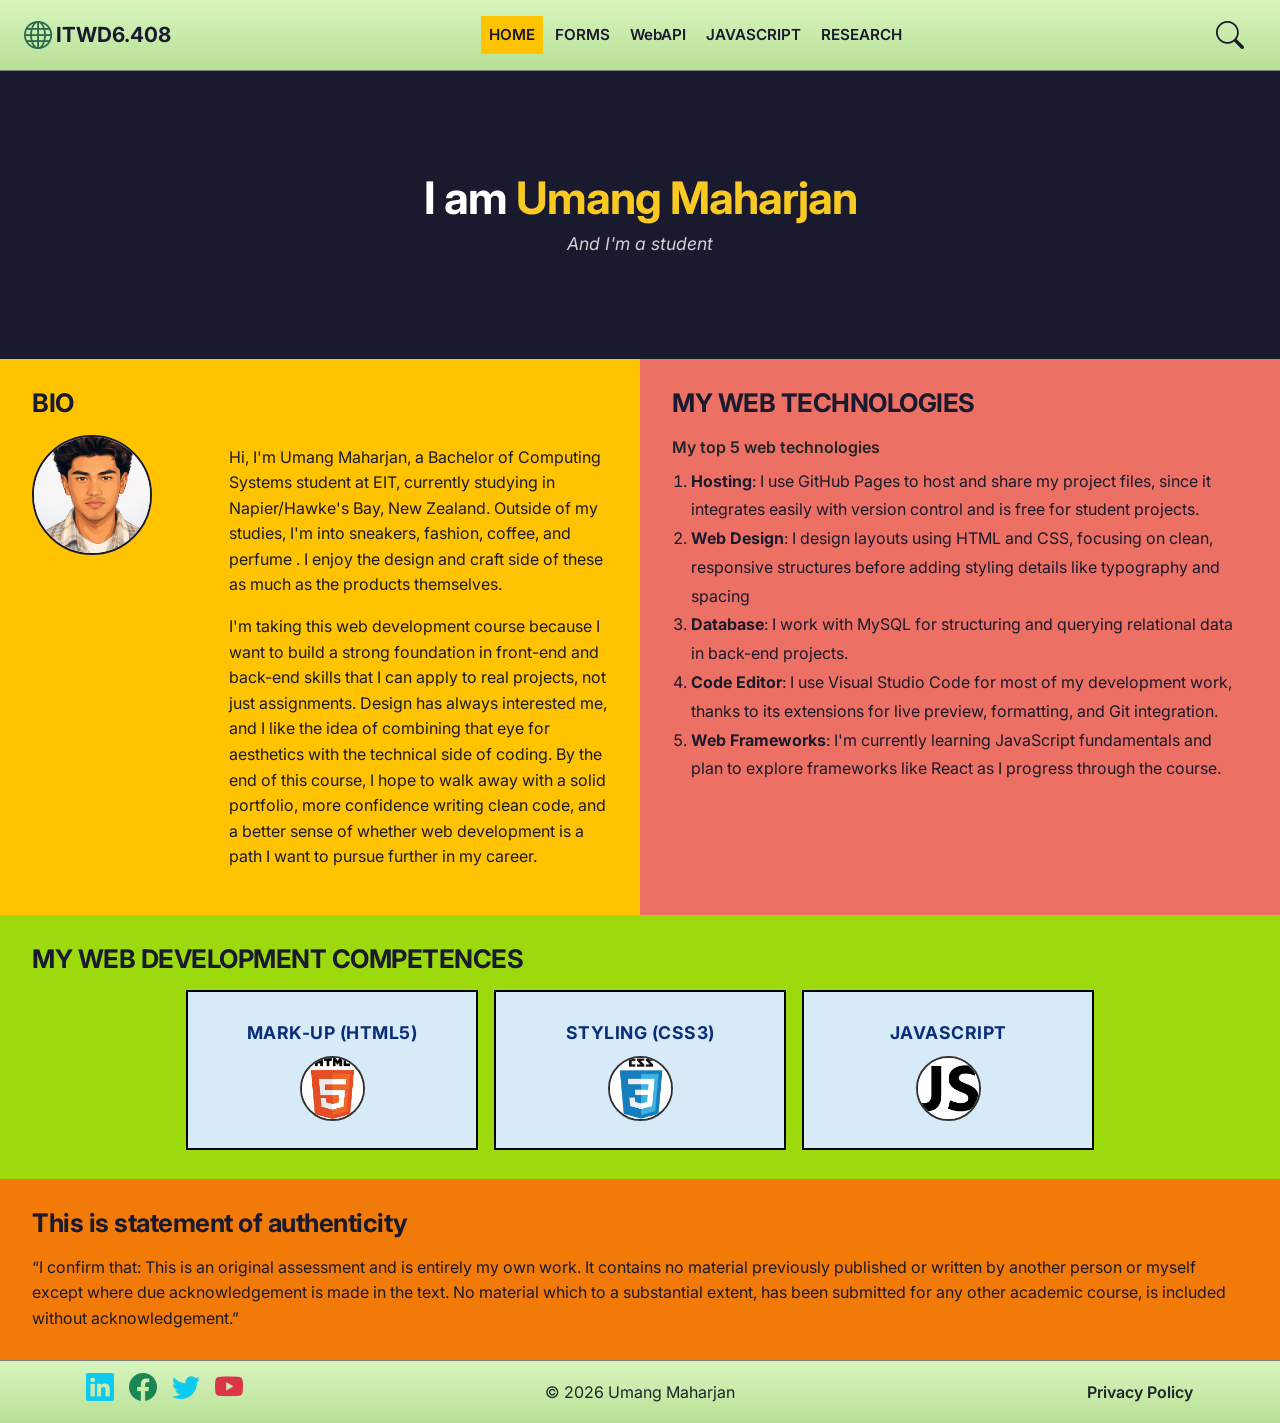
<file: index.html>
<!DOCTYPE html>
<html lang="en">

<head>
    <meta charset="UTF-8" />
    <meta name="viewport" content="width=device-width, initial-scale=1.0" />
    <title>Umang Maharjan - Web Portfolio</title>

    <!-- Link to External Stylesheet -->
    <link rel="stylesheet" href="style.css" />

    <!-- Bootstrap 5 CSS -->
    <link href="https://cdn.jsdelivr.net/npm/bootstrap@5.3.8/dist/css/bootstrap.min.css" rel="stylesheet" />
    <!-- Bootstrap Icons -->
    <link rel="stylesheet" href="https://cdn.jsdelivr.net/npm/bootstrap-icons@1.13.1/font/bootstrap-icons.min.css" />
    <!-- Google Fonts for a polished look -->
    <link rel="preconnect" href="https://fonts.googleapis.com" />
    <link rel="preconnect" href="https://fonts.gstatic.com" crossorigin />
    <link href="https://fonts.googleapis.com/css2?family=Inter:opsz,wght@14..32,400;14..32,500;14..32,600;14..32,700&display=swap" rel="stylesheet" />
</head>

<body>

    <!-- ============================================================ -->
    <!--  NAVBAR                                                       -->
    <!-- ============================================================ -->
    <nav class="navbar navbar-expand-lg navbar-custom">
        <div class="container-fluid px-3 px-md-4">
            <!-- Brand -->
            <a class="navbar-brand" href="index.html">
                <span class="bi bi-globe fs-3 me-1"></span>ITWD6.408
            </a>

            <!-- Mobile search button (visible on small) -->
            <button class="btn btn-search d-inline d-lg-none" type="button" data-bs-toggle="collapse" data-bs-target="#collapseSearch" aria-expanded="false" aria-controls="collapseSearch">
                <span class="bi bi-search fs-3"></span>
            </button>

            <!-- Toggler -->
            <button class="navbar-toggler" type="button" data-bs-toggle="collapse" data-bs-target="#navbarNav" aria-controls="navbarNav" aria-expanded="false" aria-label="Toggle navigation">
                <span class="navbar-toggler-icon"></span>
            </button>

            <!-- Nav links -->
            <div class="collapse navbar-collapse justify-content-center" id="navbarNav">
                <ul class="navbar-nav fs-6 gap-1">
                    <li class="nav-item">
                        <a class="nav-link active" href="index.html">HOME</a>
                    </li>
                    <li class="nav-item">
                        <a class="nav-link" href="form.html">FORMS</a>
                    </li>
                    <li class="nav-item">
                        <a class="nav-link" href="WebAPI.html">WebAPI</a>
                    </li>
                    <li class="nav-item">
                        <a class="nav-link" href="jsdemo.html">JAVASCRIPT</a>
                    </li>
                    <li class="nav-item">
                        <a class="nav-link" href="my-research.html">RESEARCH</a>
                    </li>
                </ul>
            </div>

            <!-- Desktop search button (large screens) -->
            <button class="btn btn-search d-none d-lg-inline-block" type="button" data-bs-toggle="collapse" data-bs-target="#collapseSearch" aria-expanded="false" aria-controls="collapseSearch">
                <span class="bi bi-search fs-3"></span>
            </button>
        </div>
    </nav>

    <!-- Collapsible Search Bar -->
    <div class="collapse" id="collapseSearch">
        <div class="container py-2">
            <div class="card card-body shadow-sm">
                <form class="d-flex" role="search" method ="get" action="https://www.google.com/search">
                    <input class="form-control me-2" type="search" placeholder="Search the site…" aria-label="Search" />
                    <button class="btn btn-outline-primary" type="submit">Search</button>
                </form>
            </div>
        </div>
    </div>

    <!-- ============================================================ -->
    <!--  MAIN CONTENT (FULL WIDTH, 0 GAPS)                            -->
    <!-- ============================================================ -->
    <main>
        <!-- Use full width layout -->
        <div class="container-fluid p-0">

            <!-- ===== SHOWCASE / HERO ===== -->
            <div class="row g-0">
                <div class="col-12">
                    <section class="showcase-wrapper">
                        <div class="bg-blur"></div>
                        <div class="bg-text-no-box">
                            <h1>I am <span>Umang Maharjan</span></h1>
                            <p><em>And I'm a student</em></p>
                        </div>
                    </section>
                </div>
            </div>

            <!-- ===== ROW 1: BIO + WEB TECHNOLOGIES  ===== -->
            <div class="row g-0">
                <!-- BIO -->
                <div class="col-12 col-md-6">
                    <div class="flat-box bg-bio">
                        <h2 class="section-title">BIO</h2>
                        <div class="row align-items-start g-3">
                            <div class="col-12 col-sm-4 text-center text-sm-start">
                                <div class="bio-avatar">
                                    <img src="Images/myphoto.png" alt="Umang Maharjan">
                                </div>
                            </div>
                            <div class="col-12 col-sm-8">
                                <p class="bio-text">
                                    Hi, I'm Umang Maharjan, a Bachelor of Computing Systems student at EIT, currently studying in Napier/Hawke's Bay, New Zealand. 
                                    Outside of my studies, I'm into sneakers, fashion, coffee, and perfume . I enjoy the design and craft side of these as much as the products themselves. 
                                </p>
                                <p class="bio-text">
                                    I'm taking this web development course because I want to build a strong foundation in front-end and back-end skills that I can apply to real projects, not just assignments. 
                                    Design has always interested me, and I like the idea of combining that eye for aesthetics with the technical side of coding.
                                     By the end of this course, I hope to walk away with a solid portfolio, more confidence writing clean code, and a better sense of whether web development is a path I want to pursue further in my career.
                                </p>
                            </div>
                        </div>
                        
                    </div>
                </div>

                <!-- WEB TECHNOLOGIES -->
                <div class="col-12 col-md-6">
                    <div class="flat-box bg-tech">
                        <h2 class="section-title">MY WEB TECHNOLOGIES</h2>
                        <p class="fw-semibold mb-2">My top 5 web technologies</p>
                        <ol class="tech-list-mockup">
                            <li><strong>Hosting</strong>: I use GitHub Pages to host and share my project files, since it integrates easily with version control and is free for student projects.</li>
                            <li><strong>Web Design</strong>: I design layouts using HTML and CSS, focusing on clean, responsive structures before adding styling details like typography and spacing</li>
                            <li><strong>Database</strong>: I work with MySQL for structuring and querying relational data in back-end projects.</li>
                            <li><strong>Code Editor</strong>: I use Visual Studio Code for most of my development work, thanks to its extensions for live preview, formatting, and Git integration.</li>
                            <li><strong>Web Frameworks</strong>: I'm currently learning JavaScript fundamentals and plan to explore frameworks like React as I progress through the course.</li>
                        </ol>
                    </div>
                </div>
            </div>

            <!-- ===== ROW 2: COMPETENCES  ===== -->
            <div class="row g-0">
                <div class="col-12">
                    <div class="flat-box bg-comp">
                        <h2 class="section-title">MY WEB DEVELOPMENT COMPETENCES</h2>
                        
                        <!-- Added g-3 for spacing between cards and justify-content-center to center them -->
                        <div class="row g-3 justify-content-center">
                            
                            <!-- Flip Card 1: HTML -->
                            <div class="col-12 col-sm-6 col-md-3">
                                <div class="competence-card-mockup" onclick="this.classList.toggle('flipped')">
                                    <div class="competence-card-inner">
                                        <div class="competence-card-front">
                                            <div class="card-title">MARK-UP (HTML5)</div>
                                            <div class="card-logo"><img src="Images/html5.png" alt="HTML5"></div>
                                        </div>
                                        <div class="competence-card-back">
                                            <span class="back-title">Competence</span>
                                            <p><strong>HTML5</strong><br />Semantic structure and accessible markup.</p>
                                        </div>
                                    </div>
                                </div>
                            </div>

                            <!-- Flip Card 2: CSS -->
                            <div class="col-12 col-sm-6 col-md-3">
                                <div class="competence-card-mockup" onclick="this.classList.toggle('flipped')">
                                    <div class="competence-card-inner">
                                        <div class="competence-card-front">
                                            <div class="card-title">STYLING (CSS3)</div>
                                            <div class="card-logo"><img src="Images/css3.png" alt="CSS3"></div>
                                        </div>
                                        <div class="competence-card-back">
                                            <span class="back-title">Competence</span>
                                            <p><strong>CSS3</strong><br />Advanced layouts and responsive design.</p>
                                        </div>
                                    </div>
                                </div>
                            </div>

                            <!-- Flip Card 3: JavaScript -->
                            <div class="col-12 col-sm-6 col-md-3">
                                <div class="competence-card-mockup" onclick="this.classList.toggle('flipped')">
                                    <div class="competence-card-inner">
                                        <div class="competence-card-front">
                                            <div class="card-title">JAVASCRIPT</div>
                                            <div class="card-logo"><img src="Images/javascript.png" alt="JavaScript"></div>
                                        </div>
                                        <div class="competence-card-back">
                                            <span class="back-title">Competence</span>
                                            <p><strong>JavaScript</strong><br />DOM manipulation and event handling.</p>
                                        </div>
                                    </div>
                                </div>
                            </div>

                        </div>
                    </div>
                </div>
            </div>

            <!-- ===== ROW 3: STATEMENT  ===== -->
            <div class="row g-0">
                <div class="col-12">
                    <div class="flat-box bg-stmt">
                        <h2 class="section-title">This is statement of authenticity</h2>
                        <p class="mb-0 stmt-text">
                            “I confirm that: This is an original assessment and is entirely my own work. It contains no material previously published or written by another person or myself except where due acknowledgement is made in the text. No material which to a substantial extent, has been submitted for any other academic course, is included without acknowledgement.”
                        </p>
                    </div>
                </div>
            </div>

        </div>
    </main>

   <!-- FOOTER -->
    <footer>
        <div class="container">
            <div class="row align-items-center">
                <div class="col-12 col-md-4 d-flex justify-content-center align-items-center d-lg-block">
                    <h3>
                        <span class="bi bi-linkedin text-info m-1"></span>
                        <span class="bi bi-facebook text-success m-1"></span>
                        <span class="bi bi-twitter text-info m-1"></span>
                        <span class="bi bi-youtube text-danger m-1"></span>
                    </h3>
                </div>

                <div class="col-md-4 text-center">
                    ©️ 2026 Umang Maharjan
                </div>

                <div class="col-12 col-md-4 text-center text-md-end pe-3">
                    <button type="button" class="btn btn-link text-dark fw-semibold text-decoration-none p-0" data-bs-toggle="modal" data-bs-target="#privacyModal">
                        Privacy Policy
                    </button>
                </div>
                <div class="modal fade" id="privacyModal" tabindex="-1" aria-labelledby="privacyModalLabel" aria-hidden="true">
                    <div class="modal-dialog modal-dialog-scrollable">
                        <div class="modal-content">
                            <div class="modal-header">
                                <h5 class="modal-title fw-bold" id="privacyModalLabel">
                                    <span class="bi bi-shield-lock me-2"></span>Privacy Policy
                                </h5>
                                <button type="button" class="btn-close" data-bs-dismiss="modal" aria-label="Close"></button>
                            </div>
                            <div class="modal-body" style="font-size: 0.95rem; line-height: 1.7;">
                                <p><strong>Disclosure of Personal Information</strong><br />
                                We do not sell, trade, or otherwise share your personal information with
                                outside parties, except where required by law or to provide a service
                                you've specifically requested.</p>

                                <p><strong>Protection of Personal Information</strong><br />
                                We take the security of your personal information seriously and take
                                reasonable steps to protect it from misuse, loss, or unauthorised access.</p>

                                <p><strong>Your Rights to Access Your Personal Information</strong><br />
                                You have the right to access, correct, or request deletion of your personal
                                information at any time. To do so, please contact us using the details below.</p>

                                <p><strong>Changes to This Policy</strong><br />
                                This Privacy Policy may be updated from time to time. Any changes will be
                                posted on this page along with an updated effective date.</p>

                                <p><strong>Contact</strong><br />
                                If you have any questions or concerns about this Privacy Policy,
                                please contact <strong>Umang Maharjan</strong> at
                                <a href="mailto:umangmaharjan.com">umangmaharjan.com</a></p>
                            </div>
                            <div class="modal-footer">
                                <button type="button" class="btn btn-primary" data-bs-dismiss="modal">
                                    <span class="bi bi-check2 me-1"></span>Accept
                                </button>
                            </div>
                        </div>
                    </div>
                </div>
            </div>
        </div>
    </footer>

    <!-- ============================================================ -->
    <!--  BOOTSTRAP BUNDLE JS                                          -->
    <!-- ============================================================ -->
    <script src="https://cdn.jsdelivr.net/npm/bootstrap@5.3.8/dist/js/bootstrap.bundle.min.js">
    </script>

</body>

</html>
</file>
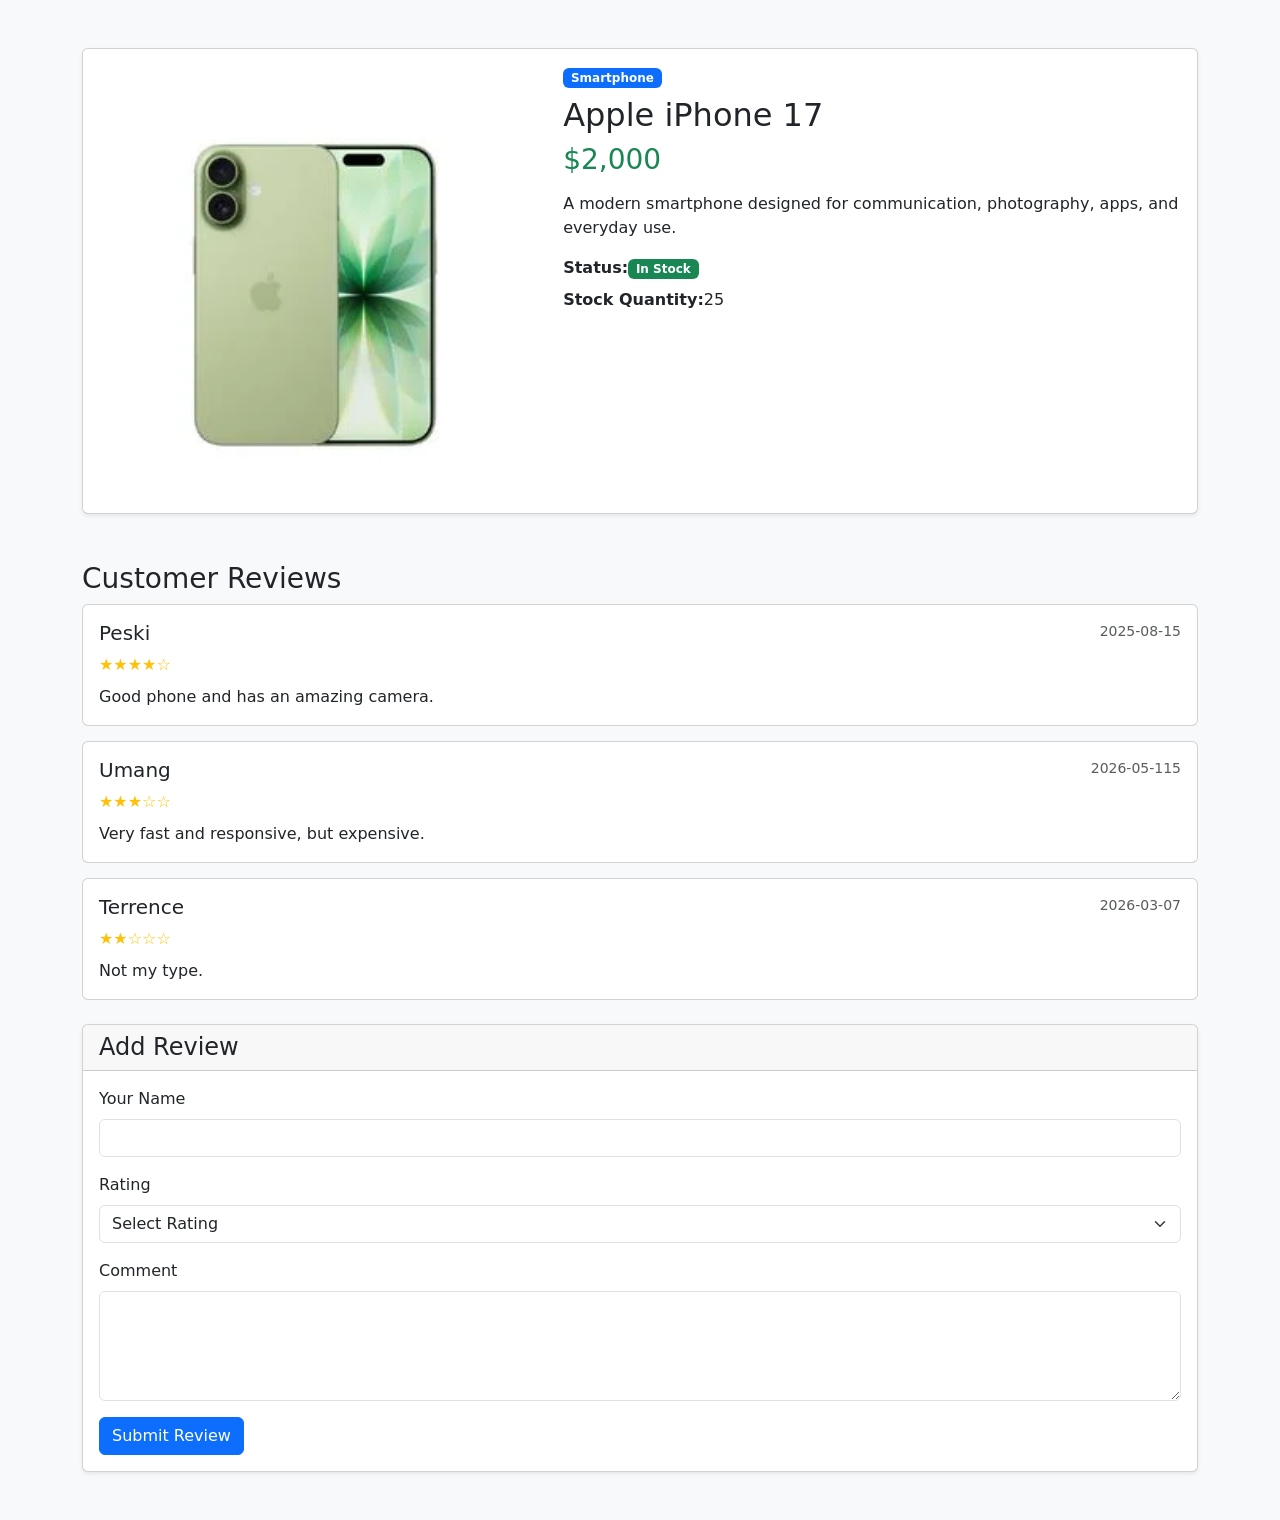
<file: addreview.html>
<!DOCTYPE html>
<html lang="en">
<head>
  <meta charset="UTF-8">
  <meta name="viewport" content="width=device-width, initial-scale=1.0">
  <title>Product Details</title>

  <!--Bootstrap CSS-->
  <link href="https://cdn.jsdelivr.net/npm/bootstrap@5.3.8/dist/css/bootstrap.min.css" rel="stylesheet" integrity="sha384-sRIl4kxILFvY47J16cr9ZwB07vP4J8+LH7qKQnuqkuIAvNWLzeN8tE5YBujZqJLB" crossorigin="anonymous">
  <!--Bootstrap JS-->
  <script src="https://cdn.jsdelivr.net/npm/bootstrap@5.3.8/dist/js/bootstrap.bundle.min.js" defer integrity="sha384-FKyoEForCGlyvwx9Hj09JcYn3nv7wiPVlz7YYwJrWVcXK/BmnVDxM+D2scQbITxI" crossorigin="anonymous"></script>
  
  <style>
      body {
        background-color: #f8f9fa;
      }
      .product-image {
          width: 100%;
          border-radius: 12px;
      }
      .review-card {
          margin-bottom: 15px;
      }
      .rating {
          color: #ffc107;
      }
  </style>
</head>
<body>

  <div class="container my-5">
    <!-- Product Section -->
    <div class="card shadow-sm mb-5">
      <div class="row g-0">
        <!-- Product image column -->
        <div class="col-md-5">
          <img id="productImage" class="product-image" alt="Product Image">
        </div>

        <!-- Product information column -->
        <div class="col-md-7">
          <div class="card-body">
            <span class="badge bg-primary mb-2" id="productCategory"></span>
            <h2 id="productName"></h2>
            <h3 class="text-success mb-3" id="productPrice"></h3>
            <p id="productDescription"></p>
            <div class="mb-2"><strong>Status:</strong><span id="stockStatus"></span></div>
            <div><strong>Stock Quantity:</strong><span id="stockQuantity"></span></div>
          </div>
        </div>
      </div>
    </div>

    <!-- Reviews -->
    <div class="mb-4">
        <h3>Customer Reviews</h3>
        <div id="reviewsContainer"></div>
    </div>

    <!-- Add Review -->
    <div class="card shadow-sm">
      <div class="card-header">
        <h4 class="mb-0">Add Review</h4>
      </div>
      <div class="card-body">
        <form id="reviewForm">
          <div class="mb-3">
            <label class="form-label">Your Name</label>
            <input type="text" id="reviewUser" class="form-control" required>
          </div>

          <div class="mb-3">
            <label class="form-label">Rating</label>
            <select id="reviewRating" class="form-select" required>
                <option value="">Select Rating</option>
                <option value="5">★★★★★ (5)</option>
                <option value="4">★★★★☆ (4)</option>
                <option value="3">★★★☆☆ (3)</option>
                <option value="2">★★☆☆☆ (2)</option>
                <option value="1">★☆☆☆☆ (1)</option>
            </select>
          </div>

          <div class="mb-3">
            <label class="form-label">Comment</label>
            <textarea id="reviewComment" class="form-control" rows="4" required></textarea>
          </div>
          <button type="submit" class="btn btn-primary">Submit Review</button>
        </form>
      </div>
    </div>
  </div>

<script>
    //-------------------------------------------------------------
    const product = {
        id: 1,
        category: "Smartphone",
        name: "Apple iPhone 17",
        price: 2000,
        description: "A modern smartphone designed for communication, photography, apps, and everyday use.",
        inStock: true,
        stockQuantity: 25,
        image: "Images/Iphone17.webp",
        reviews: [
            {
                user: "Peski",
                rating: 4,
                date: "2025-08-15",
                comment: "Good phone and has an amazing camera."
            },
            {
                user: "Umang",
                rating: 3,
                date: "2026-05-115",
                comment: "Very fast and responsive, but expensive."
            },
            {
                user: "Terrence",
                rating: 2,
                date: "2026-03-07",
                comment: "Not my type."
            }
        ]
    };

    //-------------------------------------------------------------
    //Load Product
    const loadProduct = () => {
      // Copy the product data into the matching elements on the page.
      document.getElementById("productCategory").textContent = product.category;
      document.getElementById("productName").textContent = product.name;
      document.getElementById("productPrice").textContent ="$" + product.price.toLocaleString();
      document.getElementById("productDescription").textContent = product.description;
      document.getElementById("productImage").src = product.image;
      // Show a different badge depending on the product's availability.
      document.getElementById("stockStatus").innerHTML =
        product.inStock
            ? '<span class="badge bg-success">In Stock </span>'
            : '<span class="badge bg-danger">Out of Stock </span>';
      document.getElementById("stockQuantity").textContent = product.stockQuantity;
    }

    //-------------------------------------------------------------
    // Render Reviews
    const renderReviews = () => {
      const container = document.getElementById("reviewsContainer");
      container.innerHTML = "";
      // Rebuild the list so newly added reviews appear immediately.
      product.reviews.forEach(review => {
        // Display filled stars for the rating and empty stars for the remainder.
        const stars = "★".repeat(review.rating) + "☆".repeat(5 - review.rating);
        container.innerHTML += `
          <div class="card review-card">
            <div class="card-body">
              <div class="d-flex justify-content-between">
                <h5>${review.user}</h5>
                <small class="text-muted">${review.date}</small>
              </div>
              <div class="rating mb-2"> ${stars} </div>
              <p class="mb-0">${review.comment}</p>
            </div>
          </div>
        `;
      });
    }

    //-------------------------------------------------------------
    // Add Review
    document.getElementById("reviewForm").addEventListener("submit", (e) => {
      e.preventDefault();
      // Read the submitted values from the form controls.
      const user = document.getElementById("reviewUser").value;
      const rating = parseInt(document.getElementById("reviewRating").value);
      const comment = document.getElementById("reviewComment").value;
      const newReview = {
          user,
          rating,
          comment,
          date: new Date().toISOString().split("T")[0]
      };
      // Add the newest review to the beginning of the review list.
      product.reviews.unshift(newReview);
      renderReviews();
      this.reset();
      alert("Review added successfully!");
    });
    // Populate the product details and existing reviews when the page loads.
    loadProduct();
    renderReviews();
    
</script>

</body>
</html>
</file>
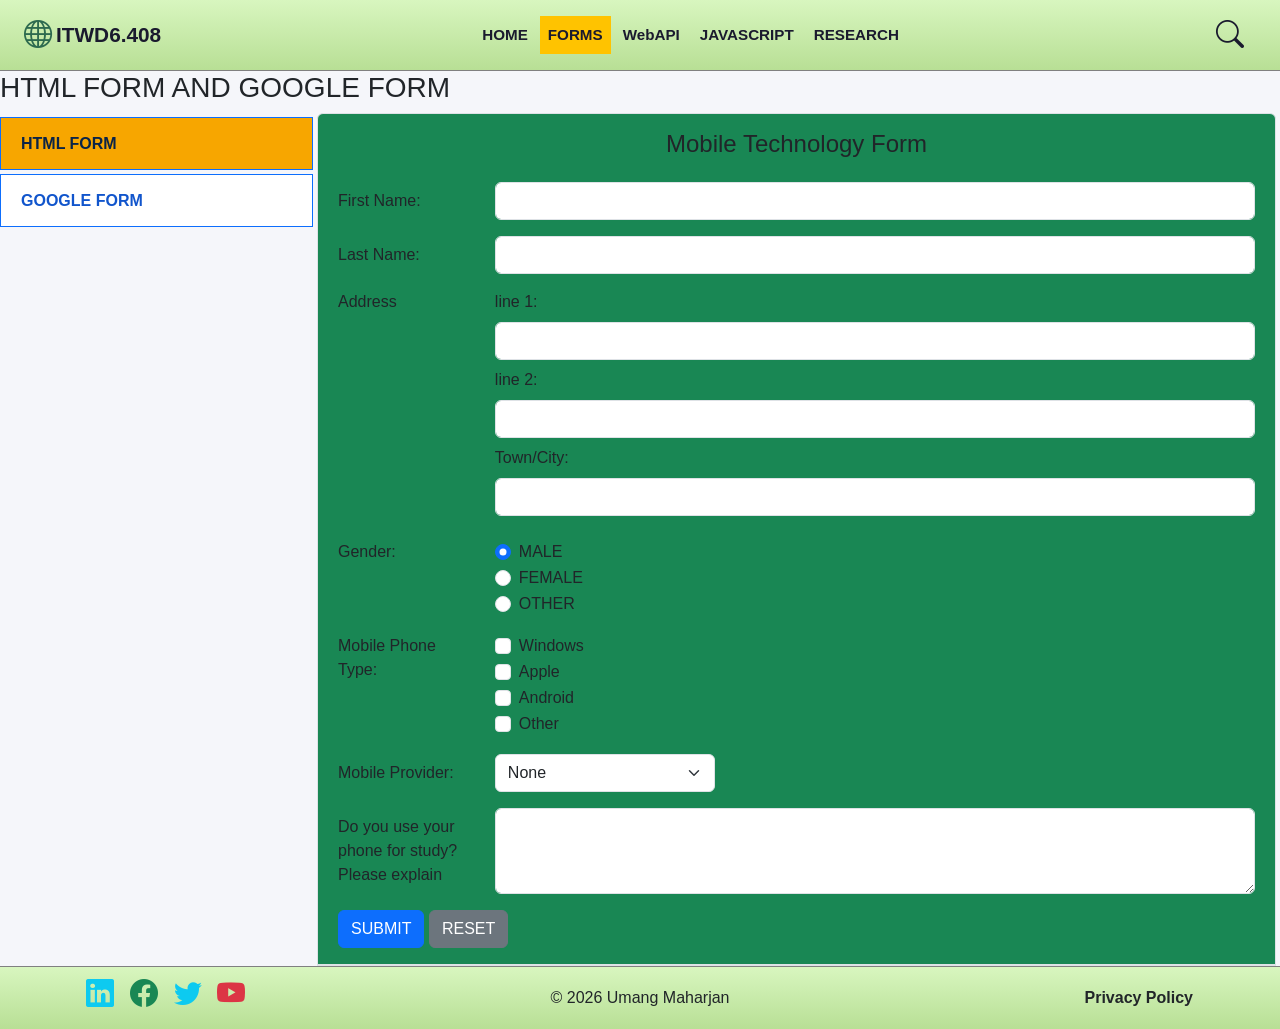
<file: form.html>
<!DOCTYPE html>
<html lang="en">
<head>
    <meta charset="UTF-8">
    <meta name="viewport" content="width=device-width, initial-scale=1.0">
    <title>Forms</title>
    <!--Bootstrap CSS-->
    <link href="https://cdn.jsdelivr.net/npm/bootstrap@5.3.8/dist/css/bootstrap.min.css" rel="stylesheet" integrity="sha384-sRIl4kxILFvY47J16cr9ZwB07vP4J8+LH7qKQnuqkuIAvNWLzeN8tE5YBujZqJLB" crossorigin="anonymous">

    <!-- Bootstrap Icons -->
    <link rel="stylesheet" href="https://cdn.jsdelivr.net/npm/bootstrap-icons@1.11.3/font/bootstrap-icons.min.css">

    <!-- Site CSS -->
    <link rel="stylesheet" href="style.css">
</head>

<body>

    <nav class="navbar navbar-expand-lg navbar-custom">
        <div class="container-fluid px-3 px-md-4">
            <!-- Brand -->
            <a class="navbar-brand" href="index.html">
                <span class="bi bi-globe fs-3 me-1"></span>ITWD6.408
            </a>

            <!-- Mobile search button (visible on small) -->
            <button class="btn btn-search d-inline d-lg-none" type="button" data-bs-toggle="collapse" data-bs-target="#collapseSearch" aria-expanded="false" aria-controls="collapseSearch">
                <span class="bi bi-search fs-3"></span>
            </button>

            <!-- Toggler -->
            <button class="navbar-toggler" type="button" data-bs-toggle="collapse" data-bs-target="#navbarNav" aria-controls="navbarNav" aria-expanded="false" aria-label="Toggle navigation">
                <span class="navbar-toggler-icon"></span>
            </button>

            <!-- Nav links -->
            <div class="collapse navbar-collapse justify-content-center" id="navbarNav">
                <ul class="navbar-nav fs-6 gap-1">
                    <li class="nav-item">
                        <a class="nav-link " href="index.html">HOME</a>
                    </li>
                    <li class="nav-item">
                        <a class="nav-link active" href="form.html">FORMS</a>
                    </li>
                    <li class="nav-item">
                        <a class="nav-link" href="WebAPI.html">WebAPI</a>
                    </li>
                    <li class="nav-item">
                        <a class="nav-link" href="jsdemo.html">JAVASCRIPT</a>
                    </li>
                    <li class="nav-item">
                        <a class="nav-link" href="my-research.html">RESEARCH</a>
                    </li>
                </ul>
            </div>

            <!-- Desktop search button (large screens) -->
            <button class="btn btn-search d-none d-lg-inline-block" type="button" data-bs-toggle="collapse" data-bs-target="#collapseSearch" aria-expanded="false" aria-controls="collapseSearch">
                <span class="bi bi-search fs-3"></span>
            </button>
        </div>
    </nav>

    <!-- Collapsible Search Bar -->
    <div class="collapse" id="collapseSearch">
        <div class="container py-2">
            <div class="card card-body shadow-sm">
                <form class="d-flex" role="search" method ="get" action="https://www.google.com/search">
                    <input class="form-control me-2" type="search" placeholder="Search the site…" aria-label="Search" />
                    <button class="btn btn-outline-primary" type="submit">Search</button>
                </form>
            </div>
        </div>
    </div>
    
    <main>
        <h3>HTML FORM AND GOOGLE FORM</h3>
        <div class="accordion row align-items-start g-1" id="accordionExample">
            <!--Group 2 buttons in this division-->
            <div class="row col-12 col-lg-3 g-1">
                <h2 class="accordion-header col-6 col-lg-12">
                    <button class="accordion-button border border-primary" type="button" 
							data-bs-toggle="collapse" data-bs-target="#collapseOne"
							aria-expanded="true" aria-controls="collapseOne">
                        HTML FORM
                    </button>
                </h2>
                <h2 class="accordion-header col-6 col-lg-12">
                    <button class="accordion-button collapsed border border-primary" type="button" 
						data-bs-toggle="collapse" data-bs-target="#collapseTwo" 
                        aria-expanded="false" aria-controls="collapseTwo">
						GOOGLE FORM
                    </button>
                </h2>
            </div>

            <!--Group 2 content areas here-->
            <div class="col-12 col-lg-9"> 
                <div class="accordion-item bg-success">
                    <div id="collapseOne" class="accordion-collapse collapse show" data-bs-parent="#accordionExample">
                        <div class="accordion-body" style="min-height: 50vh;">
                            
                            <h4 class="text-center mb-4">Mobile Technology Form</h4>

                            <!--HTML FORM -->
                            <form name="mobile-techno-form" novalidate>
                                <div class="row mb-3">
                                    <label for="fname" class="col-sm-2 col-form-label">First Name:</label>
                                    <div class="col-sm-10">
                                    <input type="text" class="form-control" id="fname" name="fname" required>
                                    <div class="invalid-feedback">Please enter your first name.</div>
                                    </div>
                                </div>
                                
                                <div class="row mb-3">
                                    <label for="lname" class="col-sm-2 col-form-label">Last Name:</label>
                                    <div class="col-sm-10">
                                    <input type="text" class="form-control" id="lname" name="lname" required>
                                    <div class="invalid-feedback">Please enter your last name.</div>
                                    </div>
                                </div>

                                <fieldset class="row mb-3">
                                    <legend class="col-form-label col-sm-2 pt-0">Address</legend>
                                    <div class="col-sm-10">
                                        <div class="mb-2">
                                            <label for="address1" class="form-label">line 1:</label>
                                            <input type="text" class="form-control" id="address1" name="address1" required>
                                            <div class="invalid-feedback">Please enter address line 1.</div>
                                        </div>
                                        <div class="mb-2">
                                            <label for="address2" class="form-label">line 2:</label>
                                            <input type="text" class="form-control" id="address2" name="address2">
                                        </div>
                                        <div class="mb-2">
                                            <label for="towncity" class="form-label">Town/City:</label>
                                            <input type="text" class="form-control" id="towncity" name="towncity" required>
                                            <div class="invalid-feedback">Please enter your town/city.</div>
                                        </div>
                                    </div>
                                </fieldset>

                                <fieldset class="row mb-3">
                                    <legend class="col-form-label col-sm-2 pt-0">Gender:</legend>
                                    <div class="col-sm-10">
                                        <div class="form-check">
                                            <input class="form-check-input" type="radio" name="gridRadios" id="gridRadios1" value="male" checked>
                                            <label class="form-check-label" for="gridRadios1">MALE</label>
                                        </div>
                                        <div class="form-check">
                                            <input class="form-check-input" type="radio" name="gridRadios" id="gridRadios2" value="female">
                                            <label class="form-check-label" for="gridRadios2">FEMALE</label>
                                        </div>
                                        <div class="form-check disabled">
                                            <input class="form-check-input" type="radio" name="gridRadios" id="gridRadios3" value="other">
                                            <label class="form-check-label" for="gridRadios3">OTHER</label>
                                        </div>
                                    </div>
                                </fieldset>

                                <fieldset class="row mb-3">
                                    <legend class="col-form-label col-sm-2 pt-0">Mobile Phone Type:</legend>
                                    <div class="col-sm-10">
                                        <div class="form-check">
                                            <input class="form-check-input" type="checkbox" name="mobileType" id="mobileType1" value="Windows">
                                            <label class="form-check-label" for="mobileType1">Windows</label>
                                        </div>
                                        <div class="form-check">
                                            <input class="form-check-input" type="checkbox" name="mobileType" id="mobileType2" value="Apple">
                                            <label class="form-check-label" for="mobileType2">Apple</label>
                                        </div>
                                        <div class="form-check">
                                            <input class="form-check-input" type="checkbox" name="mobileType" id="mobileType3" value="Android">
                                            <label class="form-check-label" for="mobileType3">Android</label>
                                        </div>
                                        <div class="form-check">
                                            <input class="form-check-input" type="checkbox" name="mobileType" id="mobileType4" value="Other">
                                            <label class="form-check-label" for="mobileType4">Other</label>
                                        </div>
                                    </div>
                                </fieldset>

                                <div class="row mb-3">
                                    <label for="mobileProvider" class="col-sm-2 col-form-label">Mobile Provider:</label>
                                    <div class="col-sm-10">
                                        <select class="form-select" id="mobileProvider" name="mobileProvider" style="max-width:220px;">
                                            <option value="None" selected>None</option>
                                            <option value="Spark">Spark</option>
                                            <option value="Vodafone">Vodafone</option>
                                            <option value="Now">Now</option>
                                            <option value="Other">Other</option>
                                        </select>
                                    </div>
                                </div>

                                <div class="row mb-3">
                                    <label for="studyUse" class="col-sm-2 col-form-label">Do you use your phone for study? Please explain</label>
                                    <div class="col-sm-10">
                                        <textarea class="form-control" id="studyUse" name="studyUse" rows="3"></textarea>
                                    </div>
                                </div>

                                <div id="formFeedback" class="alert alert-success d-none" role="alert"></div>

                                <button type="submit" class="btn btn-primary">SUBMIT</button>
                                <button type="reset" class="btn btn-secondary">RESET</button>
                            </form>
 
                        </div>
                    </div>
                </div>

                <div class="accordion-item bg-primary">
                    <div id="collapseTwo" class="accordion-collapse collapse" data-bs-parent="#accordionExample">
                        <div class="accordion-body" style="min-height: 50vh;">
                            
                            <iframe src="https://docs.google.com/forms/d/e/1FAIpQLSd7oO1lVvvEnSVLBgMwoyJjWmaAQmeuyucUz8PVoeqEDL5NNQ/viewform?embedded=true" width="640" height="1952" frameborder="0" marginheight="0" marginwidth="0">Loading…</iframe> 
                            
                        </div>
                    </div>
                </div>
            </div>
        </div>

    </main>

    <!-- FOOTER -->
    <footer>
        <div class="container">
            <div class="row align-items-center">
                <div class="col-12 col-md-4 d-flex justify-content-center align-items-center d-lg-block">
                    <h3>
                        <span class="bi bi-linkedin text-info m-1"></span>
                        <span class="bi bi-facebook text-success m-1"></span>
                        <span class="bi bi-twitter text-info m-1"></span>
                        <span class="bi bi-youtube text-danger m-1"></span>
                    </h3>
                </div>

                <div class="col-md-4 text-center">
                    ©️ 2026 Umang Maharjan
                </div>

                <div class="col-12 col-md-4 text-center text-md-end pe-3">
                    <button type="button" class="btn btn-link text-dark fw-semibold text-decoration-none p-0" data-bs-toggle="modal" data-bs-target="#privacyModal">
                        Privacy Policy
                    </button>
                </div>
                <div class="modal fade" id="privacyModal" tabindex="-1" aria-labelledby="privacyModalLabel" aria-hidden="true">
                    <div class="modal-dialog modal-dialog-scrollable">
                        <div class="modal-content">
                            <div class="modal-header">
                                <h5 class="modal-title fw-bold" id="privacyModalLabel">
                                    <span class="bi bi-shield-lock me-2"></span>Privacy Policy
                                </h5>
                                <button type="button" class="btn-close" data-bs-dismiss="modal" aria-label="Close"></button>
                            </div>
                            <div class="modal-body" style="font-size: 0.95rem; line-height: 1.7;">
                                <p><strong>Disclosure of Personal Information</strong><br />
                                We do not sell, trade, or otherwise share your personal information with
                                outside parties, except where required by law or to provide a service
                                you've specifically requested.</p>

                                <p><strong>Protection of Personal Information</strong><br />
                                We take the security of your personal information seriously and take
                                reasonable steps to protect it from misuse, loss, or unauthorised access.</p>

                                <p><strong>Your Rights to Access Your Personal Information</strong><br />
                                You have the right to access, correct, or request deletion of your personal
                                information at any time. To do so, please contact us using the details below.</p>

                                <p><strong>Changes to This Policy</strong><br />
                                This Privacy Policy may be updated from time to time. Any changes will be
                                posted on this page along with an updated effective date.</p>

                                <p><strong>Contact</strong><br />
                                If you have any questions or concerns about this Privacy Policy,
                                please contact <strong>Umang Maharjan</strong> at
                                <a href="mailto:umangmaharjan.com">umangmaharjan.com</a></p>
                            </div>
                            <div class="modal-footer">
                                <button type="button" class="btn btn-primary" data-bs-dismiss="modal">
                                    <span class="bi bi-check2 me-1"></span>Accept
                                </button>
                            </div>
                        </div>
                    </div>
                </div>
            </div>
        </div>
    </footer>

    <!--Bootstrap JS-->
    <script src="https://cdn.jsdelivr.net/npm/bootstrap@5.3.8/dist/js/bootstrap.bundle.min.js" integrity="sha384-FKyoEForCGlyvwx9Hj09JcYn3nv7wiPVlz7YYwJrWVcXK/BmnVDxM+D2scQbITxI" crossorigin="anonymous"></script>

    <script>
    (function(){
        var form = document.forms['mobile-techno-form'];
        var submissions = []; // stores every valid submission for this session

        form.addEventListener('submit', function(event){
            event.preventDefault();

            if (!form.checkValidity()){
                event.stopPropagation();
                form.classList.add('was-validated');
                return;
            }

            var data = {
                firstName: form.fname.value.trim(),
                lastName: form.lname.value.trim(),
                addressLine1: form.address1.value.trim(),
                addressLine2: form.address2.value.trim(),
                townCity: form.towncity.value.trim(),
                gender: form.gridRadios.value,
                mobileType: Array.from(form.querySelectorAll('input[name="mobileType"]:checked')).map(function(cb){ return cb.value; }),
                mobileProvider: form.mobileProvider.value,
                studyUse: form.studyUse.value.trim()
            };

            submissions.push(data);
            console.log('mobile-techno-form submissions:', submissions);

            var feedback = document.getElementById('formFeedback');
            feedback.textContent = 'Thanks ' + data.firstName + '! Your response has been recorded (' + submissions.length + ' submission(s) stored this session).';
            feedback.classList.remove('d-none');

            form.reset();
            form.classList.remove('was-validated');
        });
    })();
    </script>
</body>
</html>
</file>
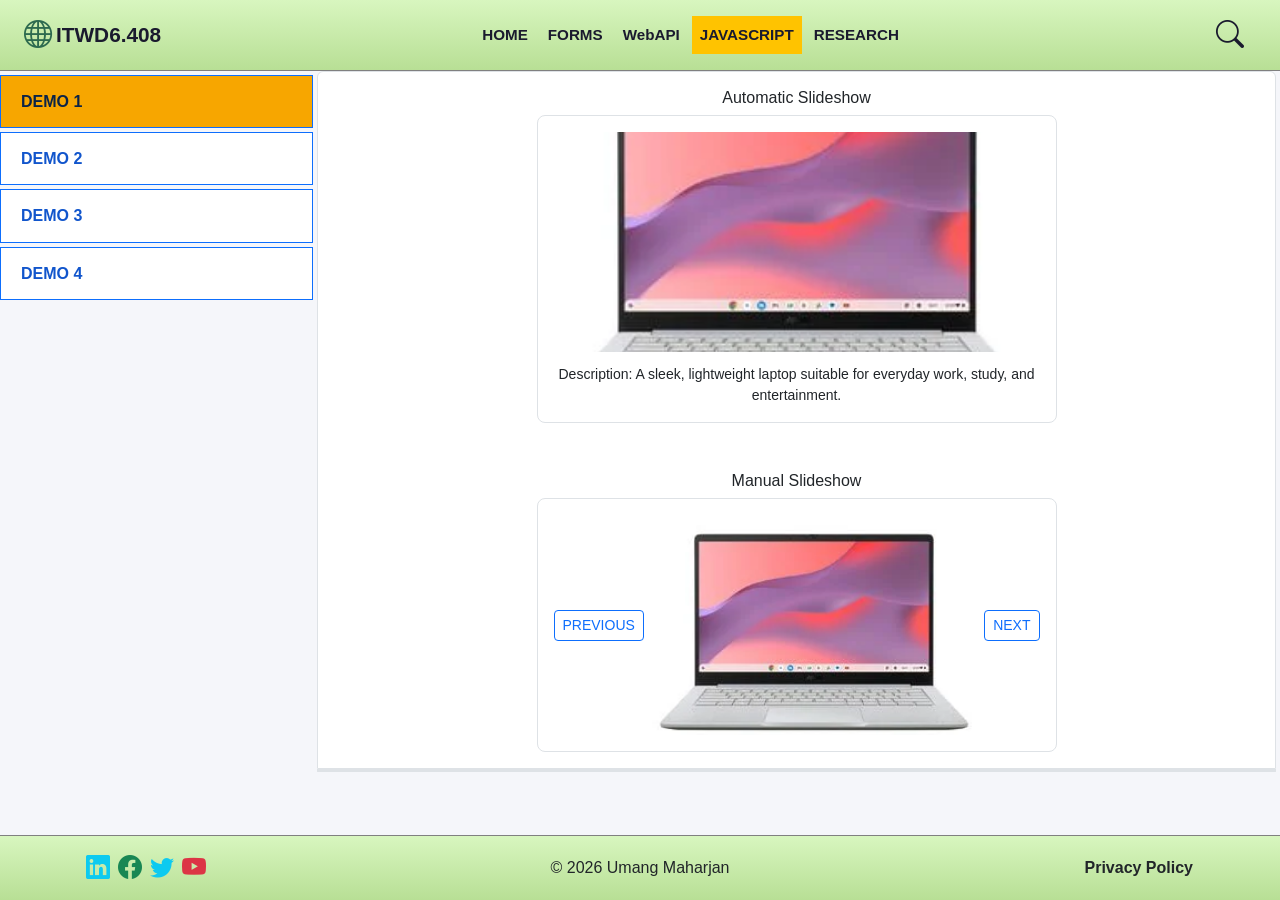
<file: jsdemo.html>
<!DOCTYPE html>
<html lang="en">
<head>
    <meta charset="UTF-8">
    <meta name="viewport" content="width=device-width, initial-scale=1.0">
    <title>JavaScript Demos</title>
    <link href="https://cdn.jsdelivr.net/npm/bootstrap@5.3.8/dist/css/bootstrap.min.css" rel="stylesheet" integrity="sha384-sRIl4kxILFvY47J16cr9ZwB07vP4J8+LH7qKQnuqkuIAvNWLzeN8tE5YBujZqJLB" crossorigin="anonymous">

    <link rel="stylesheet" href="https://cdn.jsdelivr.net/npm/bootstrap-icons@1.11.3/font/bootstrap-icons.min.css">
    <link rel="stylesheet" href="style.css">


</head>

<body>

<!-- NAVBAR -->
<nav class="navbar navbar-expand-lg navbar-custom">
        <div class="container-fluid px-3 px-md-4">
            <!-- Brand -->
            <a class="navbar-brand" href="index.html">
                <span class="bi bi-globe fs-3 me-1"></span>ITWD6.408
            </a>

            <!-- Mobile search button (visible on small) -->
            <button class="btn btn-search d-inline d-lg-none" type="button" data-bs-toggle="collapse" data-bs-target="#collapseSearch" aria-expanded="false" aria-controls="collapseSearch">
                <span class="bi bi-search fs-3"></span>
            </button>

            <!-- Toggler -->
            <button class="navbar-toggler" type="button" data-bs-toggle="collapse" data-bs-target="#navbarNav" aria-controls="navbarNav" aria-expanded="false" aria-label="Toggle navigation">
                <span class="navbar-toggler-icon"></span>
            </button>

            <!-- Nav links -->
            <div class="collapse navbar-collapse justify-content-center" id="navbarNav">
                <ul class="navbar-nav fs-6 gap-1">
                    <li class="nav-item">
                        <a class="nav-link " href="index.html">HOME</a>
                    </li>
                    <li class="nav-item">
                        <a class="nav-link" href="form.html">FORMS</a>
                    </li>
                    <li class="nav-item">
                        <a class="nav-link" href="WebAPI.html">WebAPI</a>
                    </li>
                    <li class="nav-item ">
                        <a class="nav-link active" href="jsdemo.html">JAVASCRIPT</a>
                    </li>
                    <li class="nav-item">
                        <a class="nav-link" href="my-research.html">RESEARCH</a>
                    </li>
                </ul>
            </div>

            <!-- Desktop search button (large screens) -->
            <button class="btn btn-search d-none d-lg-inline-block" type="button" data-bs-toggle="collapse" data-bs-target="#collapseSearch" aria-expanded="false" aria-controls="collapseSearch">
                <span class="bi bi-search fs-3"></span>
            </button>
        </div>
    </nav>

    <!-- Collapsible Search Bar -->
    <div class="collapse" id="collapseSearch">
        <div class="container py-2">
            <div class="card card-body shadow-sm">
                <form class="d-flex" role="search" method ="get" action="https://www.google.com/search">
                    <input class="form-control me-2" type="search" placeholder="Search the site…" aria-label="Search" />
                    <button class="btn btn-outline-primary" type="submit">Search</button>
                </form>
            </div>
        </div>
    </div>

    <main>
        <div class="accordion row align-items-start g-1" id="accordionJs">
            <!--Group 4 buttons in this division: col-6 gives a 2x2 grid on mobile, stacked on desktop-->
            <div class="row col-12 col-lg-3 g-1">
                <h2 class="accordion-header col-6 col-lg-12">
                    <button class="accordion-button border border-primary" type="button"
                            data-bs-toggle="collapse" data-bs-target="#demo1"
                            aria-expanded="true" aria-controls="demo1">
                        DEMO 1
                    </button>
                </h2>
                <h2 class="accordion-header col-6 col-lg-12">
                    <button class="accordion-button collapsed border border-primary" type="button"
                            data-bs-toggle="collapse" data-bs-target="#demo2"
                            aria-expanded="false" aria-controls="demo2">
                        DEMO 2
                    </button>
                </h2>
                <h2 class="accordion-header col-6 col-lg-12">
                    <button class="accordion-button collapsed border border-primary" type="button"
                            data-bs-toggle="collapse" data-bs-target="#demo3"
                            aria-expanded="false" aria-controls="demo3">
                        DEMO 3
                    </button>
                </h2>
                <h2 class="accordion-header col-6 col-lg-12">
                    <button class="accordion-button collapsed border border-primary" type="button"
                            data-bs-toggle="collapse" data-bs-target="#demo4"
                            aria-expanded="false" aria-controls="demo4">
                        DEMO 4
                    </button>
                </h2>
            </div>

            <!--Group 4 content areas here-->
            <div class="col-12 col-lg-9">

                <!-- DEMO 1: Automatic & Manual Slideshow -->
                <div class="accordion-item">
                    <div id="demo1" class="accordion-collapse collapse show" data-bs-parent="#accordionJs">
                        <div class="accordion-body" style="min-height: 50vh;">

                            <h6 class="text-center">Automatic Slideshow</h6>
                            <div class="slideshow-wrap mb-5" id="autoSlideshow">
                                <div class="slide is-active">
                                    <img src="Images/Asus.webp" alt="Asus Laptop">
                                    <div class="slide-caption">
                                        <p class="small mb-0">Description: A sleek, lightweight laptop suitable for everyday work, study, and entertainment.</p>
                                    </div>
                                </div>
                                <div class="slide">
                                    <img src="Images/HP.webp" alt="HP Laptop">
                                    <div class="slide-caption">
                                        <p class="small mb-0">Description: A practical laptop with a large display, suitable for work, study, and multitasking.</p>
                                    </div>
                                </div>
                                <div class="slide">
                                    <img src="Images/Lenono_Thinkbook.webp" alt="Lenovo ThinkBook">
                                    <div class="slide-caption">
                                        <p class="small mb-0">Description: A professional, slim laptop designed for productivity, study, and everyday business tasks.</p>
                                    </div>
                                </div>
                            </div>

                            <h6 class="text-center">Manual Slideshow</h6>
                            <div class="slideshow-wrap" id="manualSlideshow">
                                <div class="d-flex align-items-center gap-2">
                                    <button type="button" class="btn btn-outline-primary btn-sm" id="prevSlide">PREVIOUS</button>
                                    <div class="flex-grow-1">
                                        <div class="slide is-active">
                                            <img src="Images/Asus.webp" alt="ASUS Laptop">
                                        </div>
                                        <div class="slide">
                                            <img src="Images/HP.webp" alt="HP Laptop">
                                        </div>
                                        <div class="slide">
                                            <img src="Images/Lenono_Thinkbook.webp" alt="Lenovo ThinkBook">
                                        </div>
                                    </div>
                                    <button type="button" class="btn btn-outline-primary btn-sm" id="nextSlide">NEXT</button>
                                </div>
                            </div>
                        </div>
                    </div>
                </div>

                <!-- DEMO 2: Dropdown menu + Add to List -->
                <div class="accordion-item">
                    <div id="demo2" class="accordion-collapse collapse" data-bs-parent="#accordionJs">
                        <div class="accordion-body" style="min-height: 50vh;">

                            <h5 class="text-center mb-3">Dropdown Menu and Add an item to the list</h5>

                            <div class="row justify-content-center mb-4">
                                <div class="col-auto">
                                    <label for="itemSelect" class="form-label">Select item</label>
                                    <select id="itemSelect" class="form-select"></select>
                                </div>
                            </div>

                            <div class="item-preview mx-auto mb-4" style="max-width:420px;" id="itemPreview"></div>

                            <h6 class="text-center">Add new item (product) to the existing list</h6>
                            <form id="addItemForm" class="row g-2 justify-content-center" style="max-width:420px; margin:0 auto;">
                                <div class="col-12">
                                    <input type="text" class="form-control" id="newItemTitle" placeholder="Title" required>
                                </div>
                                <div class="col-12">
                                    <input type="number" class="form-control" id="newItemPrice" placeholder="Price" required>
                                </div>
                                <div class="col-12">
                                    <input type="url" class="form-control" id="newItemImage" placeholder="Image URL">
                                </div>
                                <div class="col-12">
                                    <button type="submit" class="btn btn-primary btn-sm">ADD TO LIST</button>
                                </div>
                            </form>
                        </div>
                    </div>
                </div>

                <!-- DEMO 3: Add comment / rate a product -->
                <div class="accordion-item">
                    <div id="demo3" class="accordion-collapse collapse" data-bs-parent="#accordionJs">
                        <div class="accordion-body" style="min-height: 50vh;">
                            <iframe id="commentFrame" src="addreview.html" title="Add a review demo">Loading…</iframe>
                        </div>
                    </div>
                </div>

                <!-- DEMO 4: Shopping cart -->
                <div class="accordion-item">
                    <div id="demo4" class="accordion-collapse collapse" data-bs-parent="#accordionJs">
                        <div class="accordion-body" style="min-height: 50vh;">

                            <h5 class="text-center mb-3">SHOPPING-CART</h5>
                            <div class="text-center mb-4">
                                <button type="button" class="btn btn-outline-primary btn-sm" id="viewCartBtn">VIEW ITEMS IN SHOPPING CART (<span id="cartCount">0</span>)</button>
                            </div>

                            <div id="cartPanel" class="d-none mb-4">
                                <h6>Your cart</h6>
                                <div id="cartItems"><p class="text-muted small mb-0">Your cart is empty.</p></div>
                            </div>

                            <div class="row row-cols-1 row-cols-sm-2 row-cols-lg-3 g-3" id="productGrid"></div>
                        </div>
                    </div>
                </div>

            </div>
        </div>

    </main>

    <!-- FOOTER -->
    <footer>
        <div class="container">
            <div class="row align-items-center gy-2 text-center text-md-start">

                <div class="col-12 col-md-4 d-flex justify-content-center justify-content-md-start">
                    <span class="bi bi-linkedin text-info m-1 fs-4"></span>
                    <span class="bi bi-facebook text-success m-1 fs-4"></span>
                    <span class="bi bi-twitter text-info m-1 fs-4"></span>
                    <span class="bi bi-youtube text-danger m-1 fs-4"></span>
                </div>

                <div class="col-12 col-md-4 text-center">
                    ©️ 2026 Umang Maharjan
                </div>

                <div class="col-12 col-md-4 text-center text-md-end pe-3">
                    <button type="button" class="btn btn-link text-dark fw-semibold text-decoration-none p-0" data-bs-toggle="modal" data-bs-target="#privacyModal">
                        Privacy Policy
                    </button>
                </div>
                <div class="modal fade" id="privacyModal" tabindex="-1" aria-labelledby="privacyModalLabel" aria-hidden="true">
                    <div class="modal-dialog modal-dialog-scrollable">
                        <div class="modal-content">
                            <div class="modal-header">
                                <h5 class="modal-title fw-bold" id="privacyModalLabel">
                                    <span class="bi bi-shield-lock me-2"></span>Privacy Policy
                                </h5>
                                <button type="button" class="btn-close" data-bs-dismiss="modal" aria-label="Close"></button>
                            </div>
                            <div class="modal-body" style="font-size: 0.95rem; line-height: 1.7;">
                                <p><strong>Disclosure of Personal Information</strong><br />
                                We do not sell, trade, or otherwise share your personal information with
                                outside parties, except where required by law or to provide a service
                                you've specifically requested.</p>

                                <p><strong>Protection of Personal Information</strong><br />
                                We take the security of your personal information seriously and take
                                reasonable steps to protect it from misuse, loss, or unauthorised access.</p>

                                <p><strong>Your Rights to Access Your Personal Information</strong><br />
                                You have the right to access, correct, or request deletion of your personal
                                information at any time. To do so, please contact us using the details below.</p>

                                <p><strong>Changes to This Policy</strong><br />
                                This Privacy Policy may be updated from time to time. Any changes will be
                                posted on this page along with an updated effective date.</p>

                                <p><strong>Contact</strong><br />
                                If you have any questions or concerns about this Privacy Policy,
                                please contact <strong>Umang Maharjan</strong> at
                                <a href="mailto:umangmaharjan.com">umangmaharjan.com</a></p>
                            </div>
                            <div class="modal-footer">
                                <button type="button" class="btn btn-primary" data-bs-dismiss="modal">
                                    <span class="bi bi-check2 me-1"></span>Accept
                                </button>
                            </div>
                        </div>
                    </div>
                </div>
            </div>
        </div>
    </footer>

    <!--Bootstrap JS-->
    <script src="https://cdn.jsdelivr.net/npm/bootstrap@5.3.8/dist/js/bootstrap.bundle.min.js" integrity="sha384-FKyoEForCGlyvwx9Hj09JcYn3nv7wiPVlz7YYwJrWVcXK/BmnVDxM+D2scQbITxI" crossorigin="anonymous"></script>

    <!-- DEMO 1: Automatic + Manual Slideshow -->
    <script>
    var autoSlides = document.querySelectorAll('#autoSlideshow .slide');
    var autoIndex = 0;

    setInterval(function(){
        autoSlides[autoIndex].classList.remove('is-active');
        autoIndex = (autoIndex + 1) % autoSlides.length;
        autoSlides[autoIndex].classList.add('is-active');
    }, 3000);

    var manualSlides = document.querySelectorAll('#manualSlideshow .slide');
    var manualCaptions = [
        'Description: a solid 15-inch laptop with all-day battery life.',
        'Description: slim, portable, and ideal for reading and note-taking.',
        'Description: a fast, modern phone for study and everyday use.'
    ];
    var manualIndex = 0;
    var manualCaptionEl = document.getElementById('manualCaption');

    function showManualSlide(i){
        manualSlides[manualIndex].classList.remove('is-active');
        manualIndex = (i + manualSlides.length) % manualSlides.length;
        manualSlides[manualIndex].classList.add('is-active');
        manualCaptionEl.textContent = manualCaptions[manualIndex];
    }

    document.getElementById('prevSlide').addEventListener('click', function(){
        showManualSlide(manualIndex - 1);
    });
    document.getElementById('nextSlide').addEventListener('click', function(){
        showManualSlide(manualIndex + 1);
    });
    </script>

    <!-- DEMO 2: Dropdown menu + Add to List (data stored in a JS array) -->
    <script>
    var items = [
        { title: 'ASUS Chromebook', price: 2244, image: 'Images/Asus.webp', description: 'A sleek, lightweight laptop suitable for everyday work, study, and entertainment.' },
        { title: 'Apple MacBook Neo', price: 2865, image: 'Images/Macbook.webp', description: 'A slim, premium laptop designed for productivity, study, and creative work.' },
        { title: 'Ipad Air', price: 2151, image: 'Images/Ipad.webp', description: 'A compact tablet ideal for browsing, note-taking, media, and creative tasks.' }
    ];

    var itemSelect = document.getElementById('itemSelect');
    var itemPreview = document.getElementById('itemPreview');

    function renderOptions(){
        itemSelect.innerHTML = '';
        for (var i = 0; i < items.length; i++) {
            var option = document.createElement('option');
            option.value = i;
            option.textContent = items[i].title;
            itemSelect.appendChild(option);
        }
    }

    function renderItemPreview(){
        var item = items[itemSelect.value];
        if (!item) { itemPreview.innerHTML = ''; return; }
        itemPreview.innerHTML =
            '<img src="' + item.image + '" alt="' + item.title + '" class="mb-2 d-block mx-auto">' +
            '<h6 class="mb-1">' + item.title + '</h6>' +
            '<p class="small text-muted mb-1">' + item.description + '</p>' +
            '<p class="fw-bold mb-0">Price: $' + item.price + '</p>';
    }

    itemSelect.addEventListener('change', renderItemPreview);

    document.getElementById('addItemForm').addEventListener('submit', function(e){
        e.preventDefault();
        var title = document.getElementById('newItemTitle').value.trim();
        var price = parseFloat(document.getElementById('newItemPrice').value);
        var image = document.getElementById('newItemImage').value.trim() ;

        items.push({ title: title, price: price, image: image, description: 'Added by user.' });
        renderOptions();
        itemSelect.value = items.length - 1;
        renderItemPreview();
        this.reset();
    });

    renderOptions();
    renderItemPreview();
    </script>

    <!-- DEMO 4: Shopping cart -->
    <script>
    var products = [
        { title: 'HP', price: 2211, image: 'Images/HP.webp', description: 'A versatile 2-in-1 laptop for study and everyday use.' },
        { title: 'Apple Neo ', price: 2299, image: 'Images/Macbook.webp', description: 'Ultra-light and fast, great for on-the-go work.' },
        { title: 'Ipad Air', price: 2151, image: 'Images/Ipad.webp', description: 'A compact tablet ideal for browsing, note-taking, media, and creative tasks.' },
        { title: 'Asus Laptop', price: 2151, image: 'Images/Asus.webp', description: ' A sleek, lightweight laptop suitable for everyday work, study, and entertainment.' },
        { title: 'Apple IPhone 17', price: 1799, image: 'Images/Iphone17.webp', description: 'A modern smartphone designed for communication, photography, apps, and everyday use.' },
        { title: 'Lenovo ThinkBook', price: 2100, image: 'Images/Lenono_Thinkbook.webp', description: 'A professional, slim laptop designed for productivity, study, and everyday business tasks.' }
    ];

    var cart = []; // JS array holding items added to the cart
    var productGrid = document.getElementById('productGrid');
    var cartItemsEl = document.getElementById('cartItems');
    var cartCountEl = document.getElementById('cartCount');
    var cartPanel = document.getElementById('cartPanel');

    function renderProducts(){
        productGrid.innerHTML = '';
        for (var i = 0; i < products.length; i++) {
            var product = products[i];
            var col = document.createElement('div');
            col.className = 'col';
            col.innerHTML =
                '<div class="product-card">' +
                    '<img src="' + product.image + '" alt="' + product.title + '">' +
                    '<h6>' + product.title + '</h6>' +
                    '<p class="small text-muted">' + product.description + '</p>' +
                    '<p class="fw-bold">Price: $' + product.price + '</p>' +
                    '<button type="button" class="btn btn-primary btn-sm w-100 add-to-cart-btn" data-index="' + i + '">Add to Cart</button>' +
                '</div>';
            productGrid.appendChild(col);
        }
    }

    function renderCart(){
        cartCountEl.textContent = cart.length;
        if (cart.length === 0){
            cartItemsEl.innerHTML = '<p class="text-muted small mb-0">Your cart is empty.</p>';
            return;
        }
        var html = '';
        for (var i = 0; i < cart.length; i++) {
            html += '<p class="small mb-1">' + cart[i].title + ' — $' + cart[i].price + '</p>';
        }
        cartItemsEl.innerHTML = html;
    }

    productGrid.addEventListener('click', function(e){
        if (!e.target.classList.contains('add-to-cart-btn')) { return; }
        var index = e.target.getAttribute('data-index');
        cart.push(products[index]);
        renderCart();
    });

    document.getElementById('viewCartBtn').addEventListener('click', function(){
        cartPanel.classList.toggle('d-none');
    });

    renderProducts();
    renderCart();
    </script>
</body>
</html>
</file>
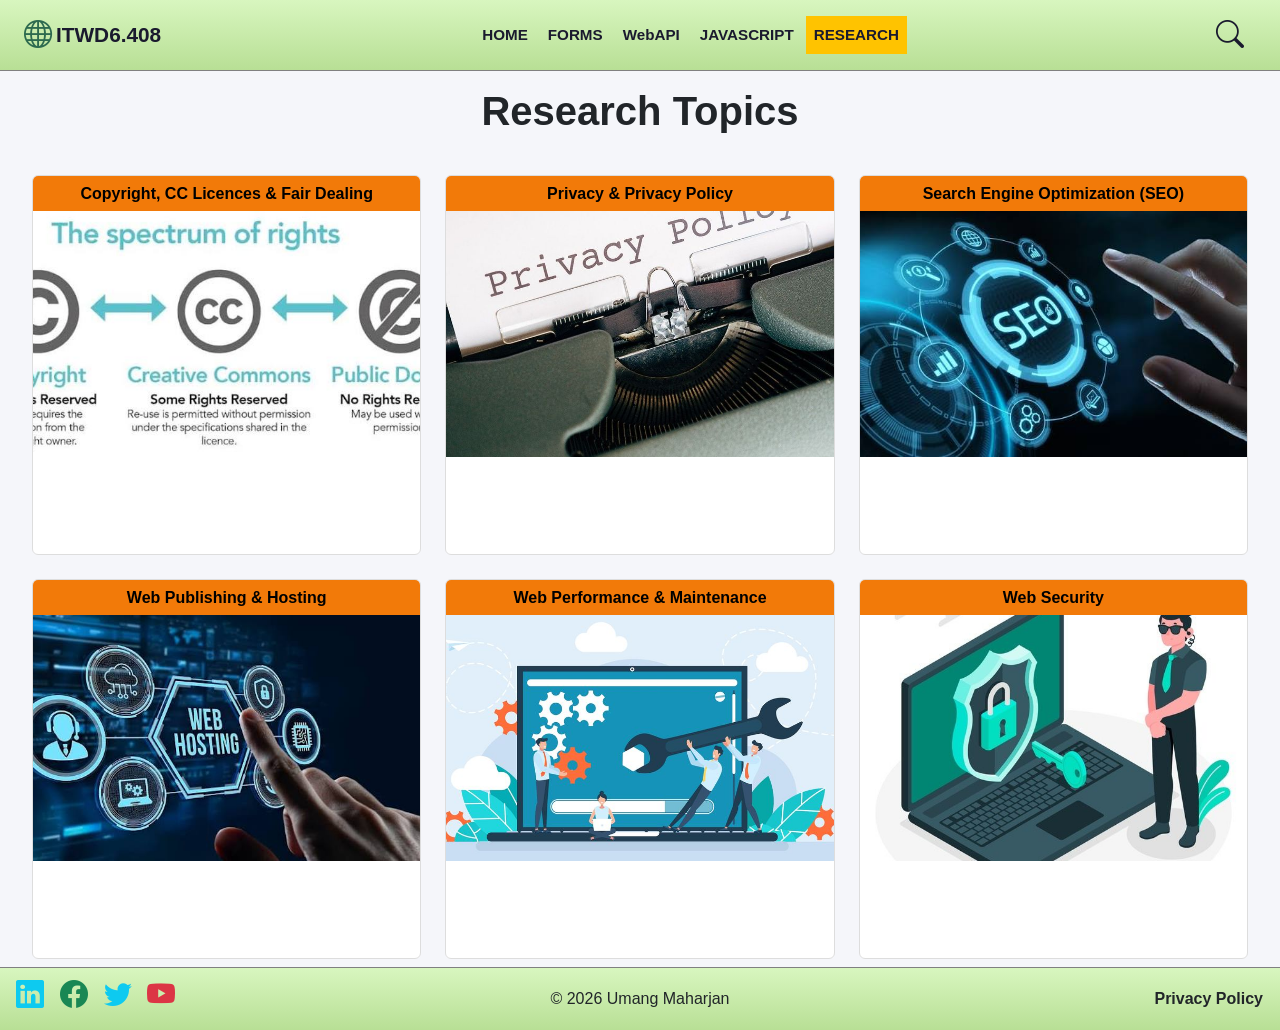
<file: my-research.html>
<!DOCTYPE html>
<html lang="en">
<head>
  <meta charset="UTF-8">
  <meta name="viewport" content="width=device-width, initial-scale=1.0">
  <title>Research</title>

  <!--Bootstrap CSS-->
  <link href="https://cdn.jsdelivr.net/npm/bootstrap@5.3.8/dist/css/bootstrap.min.css" rel="stylesheet"
        integrity="sha384-sRIl4kxILFvY47J16cr9ZwB07vP4J8+LH7qKQnuqkuIAvNWLzeN8tE5YBujZqJLB" crossorigin="anonymous">

  <!--Bootstrap JS-->
  <script src="https://cdn.jsdelivr.net/npm/bootstrap@5.3.8/dist/js/bootstrap.bundle.min.js" defer
          integrity="sha384-FKyoEForCGlyvwx9Hj09JcYn3nv7wiPVlz7YYwJrWVcXK/BmnVDxM+D2scQbITxI" crossorigin="anonymous"></script>

  <!--Bootstrap icons -->
  <link rel="stylesheet" href="https://cdn.jsdelivr.net/npm/bootstrap-icons@1.13.1/font/bootstrap-icons.min.css">

  <!--Our custom styles - not available in Bootstrap -->
  <link rel="stylesheet" href="style.css">
  <link rel="stylesheet" href="research/styles.css">
</head>
<body>

  <!--nav-component here-->
  <div id="nav-component">NAVBAR</div>

  <!--main-research page here-->
  <div class="container-fluid">
    <h1 class="text-center fw-bold my-3">Research Topics</h1>

    <div class="row g-4 m-2">

      <!-- Card 1: copyright component is here -->
      <div class="col-lg-4 col-md-6" id="copyright-component">Copyright</div>

      <!-- Card 2: privacy component is here -->
      <div class="col-lg-4 col-md-6" id="privacy-component">privacy</div>

      <!-- Card 3: seo component is here -->
      <div class="col-lg-4 col-md-6" id="seo-component">SEO</div>

      <!-- Card 4: hosting component is here -->
      <div class="col-lg-4 col-md-6" id="hosting-component">Hosting</div>

      <!-- Card 5: maintenance component is here -->
      <div class="col-lg-4 col-md-6" id="maintenance-component">Maintenance</div>

      <!-- Card 6: security component is here -->
      <div class="col-lg-4 col-md-6" id="security-component">Security</div>

    </div>
  </div>

  <!--footer component here-->
  <div id="footer-component">FOOTER</div>

  <!--JAVASCRIPT-->
  <script type="module" src="research/research-app.js"></script>

</body>
</html>
</file>
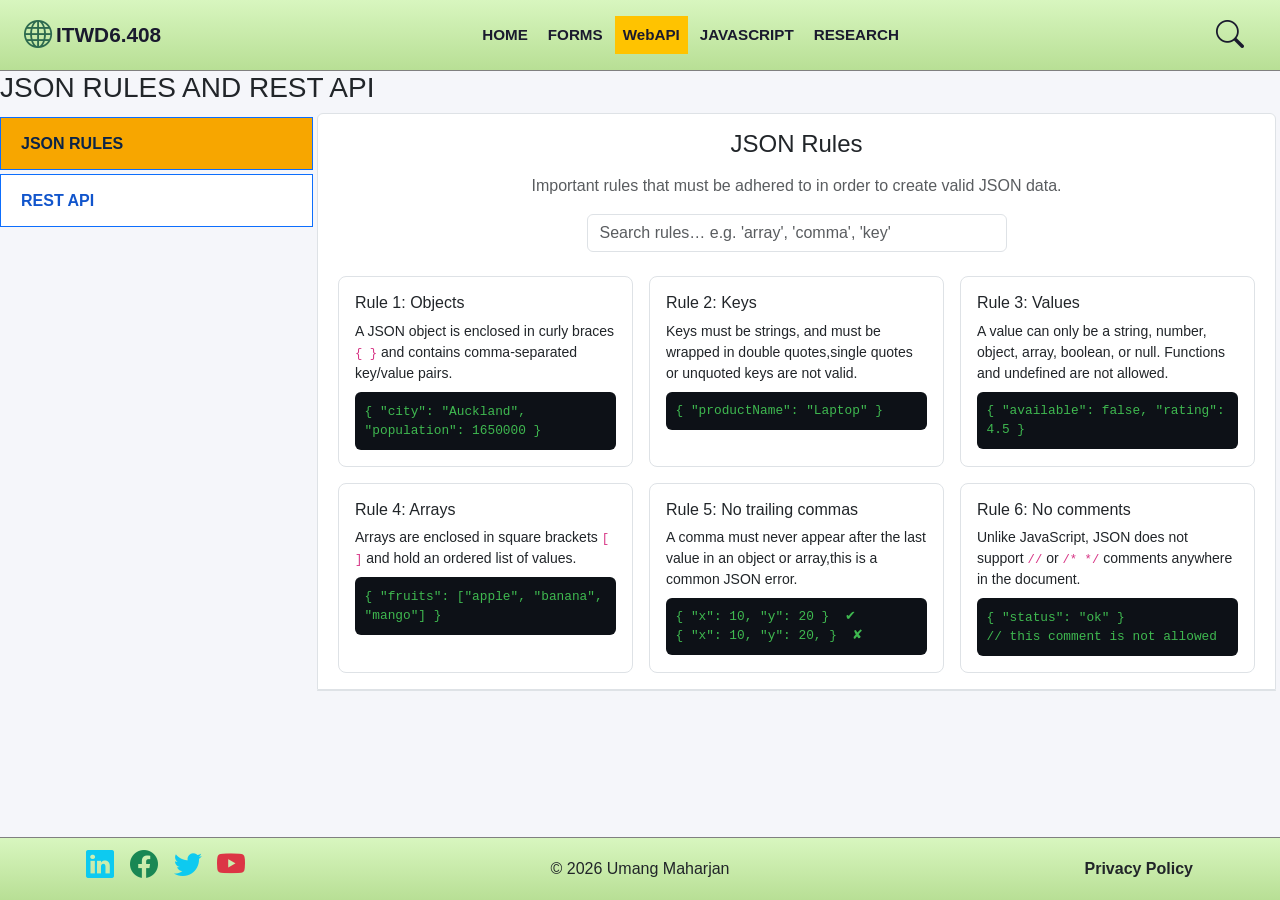
<file: WebAPI.html>
<!DOCTYPE html>
<html lang="en">
<head>
    <meta charset="UTF-8">
    <meta name="viewport" content="width=device-width, initial-scale=1.0">
    <title>Web API</title>
    <!--Bootstrap CSS-->
    <link href="https://cdn.jsdelivr.net/npm/bootstrap@5.3.8/dist/css/bootstrap.min.css" rel="stylesheet" integrity="sha384-sRIl4kxILFvY47J16cr9ZwB07vP4J8+LH7qKQnuqkuIAvNWLzeN8tE5YBujZqJLB" crossorigin="anonymous">

    <!-- Bootstrap Icons -->
    <link rel="stylesheet" href="https://cdn.jsdelivr.net/npm/bootstrap-icons@1.11.3/font/bootstrap-icons.min.css">
    <link rel="stylesheet" href="style.css">

</head>

<body>

<!-- NAVBAR -->
<nav class="navbar navbar-expand-lg navbar-custom">
        <div class="container-fluid px-3 px-md-4">
            <!-- Brand -->
            <a class="navbar-brand" href="index.html">
                <span class="bi bi-globe fs-3 me-1"></span>ITWD6.408
            </a>

            <!-- Mobile search button (visible on small) -->
            <button class="btn btn-search d-inline d-lg-none" type="button" data-bs-toggle="collapse" data-bs-target="#collapseSearch" aria-expanded="false" aria-controls="collapseSearch">
                <span class="bi bi-search fs-3"></span>
            </button>

            <!-- Toggler -->
            <button class="navbar-toggler" type="button" data-bs-toggle="collapse" data-bs-target="#navbarNav" aria-controls="navbarNav" aria-expanded="false" aria-label="Toggle navigation">
                <span class="navbar-toggler-icon"></span>
            </button>

            <!-- Nav links -->
            <div class="collapse navbar-collapse justify-content-center" id="navbarNav">
                <ul class="navbar-nav fs-6 gap-1">
                    <li class="nav-item">
                        <a class="nav-link " href="index.html">HOME</a>
                    </li>
                    <li class="nav-item">
                        <a class="nav-link" href="form.html">FORMS</a>
                    </li>
                    <li class="nav-item">
                        <a class="nav-link active" href="WebAPI.html">WebAPI</a>
                    </li>
                    <li class="nav-item">
                        <a class="nav-link" href="jsdemo.html">JAVASCRIPT</a>
                    </li>
                    <li class="nav-item">
                        <a class="nav-link" href="my-research.html">RESEARCH</a>
                    </li>
                </ul>
            </div>

            <!-- Desktop search button (large screens) -->
            <button class="btn btn-search d-none d-lg-inline-block" type="button" data-bs-toggle="collapse" data-bs-target="#collapseSearch" aria-expanded="false" aria-controls="collapseSearch">
                <span class="bi bi-search fs-3"></span>
            </button>
        </div>
    </nav>

    <!-- Collapsible Search Bar -->
    <div class="collapse" id="collapseSearch">
        <div class="container py-2">
            <div class="card card-body shadow-sm">
                <form class="d-flex" role="search" method ="get" action="https://www.google.com/search">
                    <input class="form-control me-2" type="search" placeholder="Search the site…" aria-label="Search" />
                    <button class="btn btn-outline-primary" type="submit">Search</button>
                </form>
            </div>
        </div>
    </div>

    <main>
        <h3>JSON RULES AND REST API</h3>
        <div class="accordion row align-items-start g-1" id="accordionApi">
            <!--Group 2 buttons in this division-->
            <div class="row col-12 col-lg-3 g-1">
                <h2 class="accordion-header col-6 col-lg-12">
                    <button class="accordion-button border border-primary" type="button"
                            data-bs-toggle="collapse" data-bs-target="#collapseRules"
                            aria-expanded="true" aria-controls="collapseRules">
                        JSON RULES
                    </button>
                </h2>
                <h2 class="accordion-header col-6 col-lg-12">
                    <button class="accordion-button collapsed border border-primary" type="button"
                            data-bs-toggle="collapse" data-bs-target="#collapseRest"
                            aria-expanded="false" aria-controls="collapseRest">
                        REST API
                    </button>
                </h2>
            </div>

            <!--Group 2 content areas here-->
            <div class="col-12 col-lg-9">
                <div class="accordion-item">
                    <div id="collapseRules" class="accordion-collapse collapse show" data-bs-parent="#accordionApi">
                        <div class="accordion-body" style="min-height: 50vh;">

                            <h4 class="text-center mb-3">JSON Rules</h4>
                            <p class="text-muted text-center">Important rules that must be adhered to in order to create valid JSON data.</p>

                            <!-- Search on the JSON rules -->
                            <div class="mb-4 mx-auto" style="max-width:420px;">
                                <input type="search" id="ruleSearch" class="form-control" placeholder="Search rules… e.g. 'array', 'comma', 'key'">
                            </div>

                            <div class="row row-cols-1 row-cols-md-2 row-cols-lg-3 g-3" id="ruleList">

                                <div class="col">
                                    <div class="rule-card">
                                        <h6>Rule 1: Objects</h6>
                                        <p class="small mb-0">A JSON object is enclosed in curly braces <code>{ }</code> and contains comma-separated key/value pairs.</p>
                                        <pre>{ "city": "Auckland", "population": 1650000 }</pre>
                                    </div>
                                </div>

                                <div class="col">
                                    <div class="rule-card">
                                        <h6>Rule 2: Keys</h6>
                                        <p class="small mb-0">Keys must be strings, and must be wrapped in double quotes,single quotes or unquoted keys are not valid.</p>
                                        <pre>{ "productName": "Laptop" }</pre>
                                    </div>
                                </div>

                                <div class="col">
                                    <div class="rule-card">
                                        <h6>Rule 3: Values</h6>
                                        <p class="small mb-0">A value can only be a string, number, object, array, boolean, or null. Functions and undefined are not allowed.</p>
                                        <pre>{ "available": false, "rating": 4.5 }</pre>
                                    </div>
                                </div>

                                <div class="col">
                                    <div class="rule-card">
                                        <h6>Rule 4: Arrays</h6>
                                        <p class="small mb-0">Arrays are enclosed in square brackets <code>[ ]</code> and hold an ordered list of values.</p>
                                        <pre>{ "fruits": ["apple", "banana", "mango"] }</pre>
                                    </div>
                                </div>

                                <div class="col">
                                    <div class="rule-card">
                                        <h6>Rule 5: No trailing commas</h6>
                                        <p class="small mb-0">A comma must never appear after the last value in an object or array,this is a common JSON error.</p>
                                        <pre>{ "x": 10, "y": 20 }  ✔
{ "x": 10, "y": 20, }  ✘</pre>
                                    </div>
                                </div>

                                <div class="col">
                                    <div class="rule-card">
                                        <h6>Rule 6: No comments</h6>
                                        <p class="small mb-0">Unlike JavaScript, JSON does not support <code>//</code> or <code>/* */</code> comments anywhere in the document.</p>
                                        <pre>{ "status": "ok" }
// this comment is not allowed</pre>
                                    </div>
                                </div>

                            </div>

                            <p id="noRulesFound" class="text-center text-muted mt-3 d-none">No rules match your search.</p>

                        </div>
                    </div>
                </div>

                <div class="accordion-item">
                    <div id="collapseRest" class="accordion-collapse collapse" data-bs-parent="#accordionApi">
                        <div class="accordion-body" style="min-height: 50vh;">

                            <h4 class="text-center mb-3">List of submitted data (on Forms page)</h4>

                            <!-- Search on the fetched records -->
                            <div class="mb-4 mx-auto" style="max-width:420px;">
                                <input type="search" id="recordSearch" class="form-control" placeholder="Search results… e.g. a name or gender">
                            </div>

                            <div id="recordList" class="row row-cols-1 row-cols-md-2 g-3">
                                <p class="text-center text-muted">Loading…</p>
                            </div>

                            <p id="noRecordsFound" class="text-center text-muted mt-3 d-none">No results match your search.</p>

                        </div>
                    </div>
                </div>
            </div>
        </div>

    </main>

    <!-- FOOTER -->
    <footer>
        <div class="container">
            <div class="row align-items-center">
                <div class="col-12 col-md-4 d-flex justify-content-center align-items-center d-lg-block">                    
                    <h3>
                        <span class="bi bi-linkedin text-info m-1"></span>
                        <span class="bi bi-facebook text-success m-1"></span>
                        <span class="bi bi-twitter text-info m-1"></span>
                        <span class="bi bi-youtube text-danger m-1"></span>
                    </h3>
                </div>

                <div class="col-md-4 text-center">
                    ©️ 2026 Umang Maharjan
                </div>

                <div class="col-12 col-md-4 text-center text-md-end pe-3">
                    <button type="button" class="btn btn-link text-dark fw-semibold text-decoration-none p-0" data-bs-toggle="modal" data-bs-target="#privacyModal">
                        Privacy Policy
                    </button>
                </div>
                <div class="modal fade" id="privacyModal" tabindex="-1" aria-labelledby="privacyModalLabel" aria-hidden="true">
                    <div class="modal-dialog modal-dialog-scrollable">
                        <div class="modal-content">
                            <div class="modal-header">
                                <h5 class="modal-title fw-bold" id="privacyModalLabel">
                                    <span class="bi bi-shield-lock me-2"></span>Privacy Policy
                                </h5>
                                <button type="button" class="btn-close" data-bs-dismiss="modal" aria-label="Close"></button>
                            </div>
                            <div class="modal-body" style="font-size: 0.95rem; line-height: 1.7;">
                                <p><strong>Disclosure of Personal Information</strong><br />
                                We do not sell, trade, or otherwise share your personal information with
                                outside parties, except where required by law or to provide a service
                                you've specifically requested.</p>

                                <p><strong>Protection of Personal Information</strong><br />
                                We take the security of your personal information seriously and take
                                reasonable steps to protect it from misuse, loss, or unauthorised access.</p>

                                <p><strong>Your Rights to Access Your Personal Information</strong><br />
                                You have the right to access, correct, or request deletion of your personal
                                information at any time. To do so, please contact us using the details below.</p>

                                <p><strong>Changes to This Policy</strong><br />
                                This Privacy Policy may be updated from time to time. Any changes will be
                                posted on this page along with an updated effective date.</p>

                                <p><strong>Contact</strong><br />
                                If you have any questions or concerns about this Privacy Policy,
                                please contact <strong>Umang Maharjan</strong> at
                                <a href="mailto:umangmaharjan.com">umangmaharjan.com</a></p>
                            </div>
                            <div class="modal-footer">
                                <button type="button" class="btn btn-primary" data-bs-dismiss="modal">
                                    <span class="bi bi-check2 me-1"></span>Accept
                                </button>
                            </div>
                        </div>
                    </div>
                </div>
            </div>
        </div>
    </footer>

    <!--Bootstrap JS-->
    <script src="https://cdn.jsdelivr.net/npm/bootstrap@5.3.8/dist/js/bootstrap.bundle.min.js" integrity="sha384-FKyoEForCGlyvwx9Hj09JcYn3nv7wiPVlz7YYwJrWVcXK/BmnVDxM+D2scQbITxI" crossorigin="anonymous"></script>

    <!-- Search filter for the JSON Rules cards -->
    <script>
    (function(){
        var input = document.getElementById('ruleSearch');
        var cards = document.querySelectorAll('#ruleList .rule-card');
        var noResults = document.getElementById('noRulesFound');

        input.addEventListener('input', function(){
            var term = input.value.trim().toLowerCase();
            var visibleCount = 0;

            cards.forEach(function(card){
                var match = card.textContent.toLowerCase().includes(term);
                card.closest('.col').classList.toggle('d-none', !match);
                if (match) visibleCount++;
            });

            noResults.classList.toggle('d-none', visibleCount !== 0);
        });
    })();
    </script>

    <!-- REST API: Fetch submitted form data from Supabase (Fetch API / AJAX) -->
    <script type="module">
        const supabaseApiUrl = 'https://xnxqfmflnpeodwstiqgd.supabase.co/rest/v1/';
        const supabaseKey = 'sb_publishable_957n6izVCjrSMKqtdoVpuA_Cda9QtrQ';

        const listEl = document.getElementById('recordList');
        const searchInput = document.getElementById('recordSearch');
        const noRecordsEl = document.getElementById('noRecordsFound');
        let allRecords = [];

        // Fetch the rows submitted from the Forms page (stored via the Fetch API / AJAX)
        async function fetchDataRaw() {
            const url = `${supabaseApiUrl}survey_data?select=fname,lname,gender`;
            try {
                const response = await fetch(url, {
                    method: 'GET',
                    headers: {
                        'apikey': supabaseKey,
                        'Authorization': `Bearer ${supabaseKey}`,
                        'Content-Type': 'application/json'
                    }
                });
                if (!response.ok) {
                    throw new Error(`HTTP error! Status: ${response.status}`);
                }
                return await response.json();
            } catch (error) {
                console.error('Fetch error:', error);
                listEl.innerHTML = '<p class="text-center text-danger">Could not load data from the API.</p>';
                return [];
            }
        }

        function renderRecords(records) {
            listEl.innerHTML = '';
            if (records.length === 0) {
                listEl.innerHTML = '<p class="text-center text-muted">No submissions yet.</p>';
                return;
            }
            records.forEach(function(record){
                const col = document.createElement('div');
                col.className = 'col';
                col.innerHTML = `
                    <div class="record-card">
                        <p class="mb-1"><strong>First name:</strong> ${record.fname ?? ''}</p>
                        <p class="mb-1"><strong>Last name:</strong> ${record.lname ?? ''}</p>
                        <p class="mb-0"><strong>Gender:</strong> ${record.gender ?? ''}</p>
                    </div>
                `;
                listEl.appendChild(col);
            });
        }

        fetchDataRaw().then(function(data){
            allRecords = data;
            renderRecords(allRecords);
        });

        // Search/filter the fetched records by keyword
        searchInput.addEventListener('input', function(){
            const term = searchInput.value.trim().toLowerCase();
            const filtered = allRecords.filter(function(r){
                return `${r.fname ?? ''} ${r.lname ?? ''} ${r.gender ?? ''}`.toLowerCase().includes(term);
            });
            renderRecords(filtered);
            noRecordsEl.classList.toggle('d-none', filtered.length !== 0);
        });
    </script>
</body>
</html>
</file>
<file: style.css>
/* ---------- Root Variables ---------- */
:root {
    --navbar-color: #DAF7A6;
    --showcase-color: #1a1a2e;
    --bio-color: #FFC300;
    --webtech-color: #EC7063;
    --competence-color: #9CDA0D;
    --statement-color: #F27A09;
    --dark-text: #1a1a2e;
}

* {
    font-family: 'Inter', sans-serif;
}

body {
    background-color: #f5f6fa;
}

/* ---------- Navbar ---------- */
.navbar-custom {
    background-color: var(--navbar-color);
    padding: 0.5rem 0;
}

.navbar-custom .navbar-brand {
    font-weight: 700;
    font-size: 1.3rem;
    color: var(--dark-text);
    display: flex;
    align-items: center;
}

.navbar-custom .navbar-brand .bi-globe {
    color: #2d6a4f;
    margin-right: 6px;
}

.navbar-custom .nav-link {
    font-weight: 600;
    font-size: 0.95rem;
    color: var(--dark-text);
    padding: 0.5rem 1rem;
    border-radius: 0px;
    transition: background 0.25s ease;
}

.navbar-custom .nav-link:hover {
    background: rgba(0, 0, 0, 0.06);
}

/* Highlight "HOME" with Yellow Box */
.navbar-custom .nav-link.active {
    background: var(--bio-color);
    color: var(--dark-text) !important;
}

.navbar-custom .btn-search {
    border: none;
    background: transparent;
    color: var(--dark-text);
}

/* ---------- Showcase / Hero ---------- */
.showcase-wrapper {
    position: relative;
    height: 32vh;
    min-height: 220px;
    overflow: hidden;
    background-color: var(--showcase-color);
}

.showcase-wrapper .bg-blur {
    position: absolute;
    inset: 0;
    background-image: url('https://images.unsplash.com/photo-1498050108023-c5249f4df085?w=1200&auto=format&fit=crop');
    background-size: cover;
    background-position: center;
    filter: blur(6px) brightness(0.55);
    transform: scale(1.05);
}

.showcase-wrapper .bg-text-no-box {
    position: absolute;
    top: 50%;
    left: 50%;
    transform: translate(-50%, -50%);
    z-index: 2;
    text-align: center;
    color: #fff;
}

.showcase-wrapper .bg-text-no-box h1 {
    font-size: 2rem;
    font-weight: 700;
    letter-spacing: -1px;
    margin-bottom: 0;
}

.showcase-wrapper .bg-text-no-box h1 span {
    color: #f9ca24;
}

.showcase-wrapper .bg-text-no-box p {
    font-size: 1.1rem;
    font-weight: 400;
    color: rgba(255, 255, 255, 0.8);
    margin: 5px 0 0 0;
}

/* ---------- Flat Boxes (Colors & No Gaps) ---------- */
.flat-box {
    padding: 1.2rem;
    height: 100%;
    border-radius: 0 !important;
    box-shadow: none !important;
}

.bg-bio { background-color: var(--bio-color); }
.bg-tech { background-color: var(--webtech-color); }
.bg-comp { background-color: var(--competence-color); }
.bg-stmt { background-color: var(--statement-color); }

.section-title {
    font-weight: 700;
    font-size: 1.6rem;
    letter-spacing: -0.5px;
    margin-bottom: 1rem;
    color: var(--dark-text);
}

/* ---------- Bio ---------- */
.bio-avatar {
    width: 80px;
    height: 80px;
    border-radius: 50%;
    background: #fff;
    border: 2px solid var(--dark-text);
    display: flex;
    align-items: center;
    justify-content: center;
    font-size: 4rem;
    color: var(--dark-text);
}

.bio-text {
    font-size: 1rem;
    line-height: 1.6;
    color: var(--dark-text);
    margin-top: 10px;
}

.bio-avatar img {
    width: 100%;
    height: 100%;
    border-radius: 50%;
    object-fit: cover;
}

/* ---------- Tech List ---------- */
.tech-list-mockup {
    padding-left: 1.2rem;
    font-size: 1rem;
    line-height: 1.8;
    color: var(--dark-text);
    margin: 0;
}



/* ---------- Competences (Bigger & Styled Flip Cards) ---------- */
.competence-card-mockup {
    perspective: 1000px;
    height: 140px; /* mobile-first base height */
    cursor: pointer;
    background: transparent;
    border: 2px solid #000; /* Black border */
}

.competence-card-inner {
    position: relative;
    width: 100%;
    height: 100%;
    transition: transform 0.6s cubic-bezier(0.4, 0, 0.2, 1);
    transform-style: preserve-3d;
}

.competence-card-mockup.flipped .competence-card-inner {
    transform: rotateY(180deg);
}

.competence-card-front, 
.competence-card-back {
    position: absolute;
    width: 100%;
    height: 100%;
    backface-visibility: hidden;
    display: flex;
    flex-direction: column;
    align-items: center;
    justify-content: center;
    text-align: center;
    border-radius: 0;
}

.competence-card-front {
    background: #d6eaf8; /* Light Blue Background */
}

.competence-card-front .card-title {
    font-weight: 700;
    font-size: 1.1rem;
    color: #0b2e79; /* Dark Blue Text */
    margin-bottom: 10px;
    letter-spacing: 0.5px;
}

.competence-card-front .card-logo {
    width: 65px;
    height: 65px;
    border-radius: 50%;
    border: 2px solid #333;
    background: #fff;
    display: flex;
    align-items: center;
    justify-content: center;
    overflow: hidden; /* CAPTURES IMAGES SO THEY DON'T JUMP OUT */
}
.competence-card-front .card-logo img {
    width: 100%;
    height: 100%;
    object-fit: contain; /* forces image to fit perfectly inside the 65px box */
}



.competence-card-back {
    background: var(--dark-text);
    color: #fff;
    transform: rotateY(180deg);
    border: 2px solid rgba(255, 255, 255, 0.15);
}

.competence-card-back .back-title {
    font-size: 0.65rem;
    text-transform: uppercase;
    background: rgba(255, 255, 255, 0.1);
    padding: 2px 10px;
    border-radius: 12px;
    margin-bottom: 5px;
}

.competence-card-back p {
    font-size: 0.75rem;
    line-height: 1.3;
    margin: 0;
}

/* ---------- Statement ---------- */
.stmt-text {
    font-size: 1rem;
    line-height: 1.6;
    color: var(--dark-text);
}

/* ---------- Footer ---------- */
.footer-custom {
    background-color: var(--navbar-color);
    padding: 0.8rem 0;
    border-top: 2px solid #2d6a4f; /* Dark green border */
}

.footer-custom .social-icon {
    font-size: 1.6rem;
    margin: 0 0.4rem;
    color: var(--dark-text);
    transition: transform 0.2s;
}

.footer-custom .social-icon:hover { transform: scale(1.1); }

.footer-custom .footer-text {
    font-weight: 500;
    color: var(--dark-text);
    margin: 0;
}

/* ---------- Media Queries ---------- */
@media (min-width: 768px) {
    .showcase-wrapper .bg-text-no-box h1 { font-size: 2.8rem; }
    .bio-avatar { width: 120px; height: 120px; font-size: 6rem; }
    .flat-box { padding: 1.8rem 2rem; }
    .competence-card-mockup { height: 160px; }
}

/* ---------- Form Page (form.html) ---------- */
html, body {
    height: 100%;
}

body {
    display: flex;
    flex-direction: column;
}

/* Navbar (same as index.html) */
.navbar {
    background: linear-gradient(#d8f6bf, #b8df95);
    border-bottom: 1px solid gray;
}

@media (min-width: 768px) {
    .navbar-nav { margin: auto; }
}

.dropdown-menu {
    min-width: 180px;
}

/* Main area */
main {
    flex: 1;
}

/* Form-page tab buttons (HTML FORM / GOOGLE FORM), styled to match the mockup */
.accordion-button {
    font-weight: 700;
    text-transform: uppercase;
    color: #1155cc;
    background: #fff;
}

.accordion-button:not(.collapsed) {
    background: #f7a600;
    color: #0b2447;
    box-shadow: none;
}

.accordion-button::after {
    display: none;
}

/* Footer (same as index.html) */
footer {
    background: linear-gradient(#d8f6bf, #b8df95);
    padding: 10px;
    border-top: 1px solid gray;
}


/* ---------- WebAPI Page (WebAPI.html) ---------- */
/* Navbar (same as index.html) */
html,body{ height:100%; }
body{ display:flex; flex-direction:column; }

/* Navbar (same as index.html) */
.navbar{
    background:linear-gradient(#d8f6bf,#b8df95);
    border-bottom:1px solid gray;
}
@media(min-width:768px){
    .navbar-nav{ margin:auto; }
}
.dropdown-menu{ min-width:180px; }

/* Main area */
main{ flex:1; }

.accordion-button{
    font-weight:700;
    text-transform:uppercase;
    color:#1155cc;
    background:#fff;
}
.accordion-button:not(.collapsed){
    background:#f7a600;
    color:#0b2447;
    box-shadow:none;
}
.accordion-button::after{
    display:none;
}

/* JSON rule cards */
.rule-card{
    height:100%;
    border:1px solid #dee2e6;
    border-radius:8px;
    padding:1rem;
    background:#fff;
}
.rule-card pre{
    background:#0d1117;
    color:#3fb950;
    padding:.6rem;
    border-radius:6px;
    font-size:.8rem;
    white-space:pre-wrap;
    margin:.5rem 0 0;
}
.rule-card.d-none{ display:none !important; }

/* REST API record cards */
.record-card{
    border:1px solid #dee2e6;
    border-radius:8px;
    padding:1rem;
    background:#f7f7f7;
}

/* Footer (same as index.html / form.html) */
footer{
    background:linear-gradient(#d8f6bf,#b8df95);
    padding:10px;
    border-top:1px solid gray;
}

/* ---------- JavaScript Demo Page (jsdemo.html) ---------- */
/* Navbar (same as index.html) */
html,body{ height:100%; }
body{ display:flex; flex-direction:column; }

/* Navbar */
.navbar{
    background:linear-gradient(#d8f6bf,#b8df95);
    border-bottom:1px solid gray;
}
@media(min-width:768px){
    .navbar-nav{ margin:auto; }
}
.dropdown-menu{ min-width:180px; }

/* Main area */
main{ flex:1; }

/* Tab buttons (DEMO 1-4) */
.accordion-button{
    font-weight:700;
    text-transform:uppercase;
    color:#1155cc;
    background:#fff;
}
.accordion-button:not(.collapsed){
    background:#f7a600;
    color:#0b2447;
    box-shadow:none;
}
.accordion-button::after{
    display:none;
}

/* Demo 1: Slideshow */
.slideshow-wrap{
    max-width:520px;
    margin:0 auto;
    border:1px solid #dee2e6;
    border-radius:8px;
    padding:1rem;
}
.slide{ display:none; }
.slide.is-active{ display:block; }
.slide-media{
    display:flex;
    align-items:center;
    gap:.5rem;
}
.slide img{ width:100%; height:220px; object-fit:cover; border-radius:6px; }
.slide-caption{ padding:.75rem 0 0; text-align:center; }

/* Demo 2: dropdown + add to list */
.item-preview{
    border:1px solid #dee2e6;
    border-radius:8px;
    padding:1rem;
}
.item-preview img{
    max-width:100%;
    max-height:220px;
    object-fit:contain;
}

/* Demo 3: comment demo iframe */
#commentFrame{
    width:100%;
    height:900px;
    border:1px solid #dee2e6;
    border-radius:8px;
}

/* Demo 4: shopping cart */
.product-card{
    border:1px solid #dee2e6;
    border-radius:8px;
    padding:1rem;
    height:100%;
    background:#fff;
}
.product-card img{
    width:100%;
    height:140px;
    object-fit:cover;
    border-radius:6px;
    margin-bottom:.5rem;
}
#cartPanel{
    border:1px solid #dee2e6;
    border-radius:8px;
    padding:1rem;
    background:#f7f7f7;
}
/* Footer (same as other pages) */
footer{
    background:linear-gradient(#d8f6bf,#b8df95);
    padding:10px;
    border-top:1px solid gray;
}
</file>
<file: research/styles.css>
/*Color variables*/
:root {
  --navbar-color: #DAF7A6;
  --card-title-bg: #F27A09;
}

/* 3D Flip animation - not available in Bootstrap */

/* Set 3D perspective for flip card container */
.flip-card {
  perspective: 1000px;
  height: 380px;
  cursor: pointer;
}

/* Inner card container for 3D transform */
.flip-card-inner {
  transition: transform 0.8s;
  transform-style: preserve-3d;
}

/* Rotate card 180 degrees when flipped class is active */
.flipped .flip-card-inner {
  transform: rotateY(180deg);
}

/* Hide back face of elements during 3D rotation */
.flip-card-front,
.flip-card-back {
  backface-visibility: hidden;
  border: 1px solid #ddd;
}

.flip-card-front {
  background-color: #fff;
}

.flip-card-front h3 {
  background-color: var(--card-title-bg);
  color: #000;
}

.flip-card-front img {
  object-fit: cover;
  height: 65%;
  width: 100%;
}

.flip-card-back {
  background-color: #f4f4f4;
  transform: rotateY(180deg);
}

.flip-card-back ol {
  padding-left: 1.2rem;
}

.flip-card-back a {
  word-break: break-word;
}
</file>
